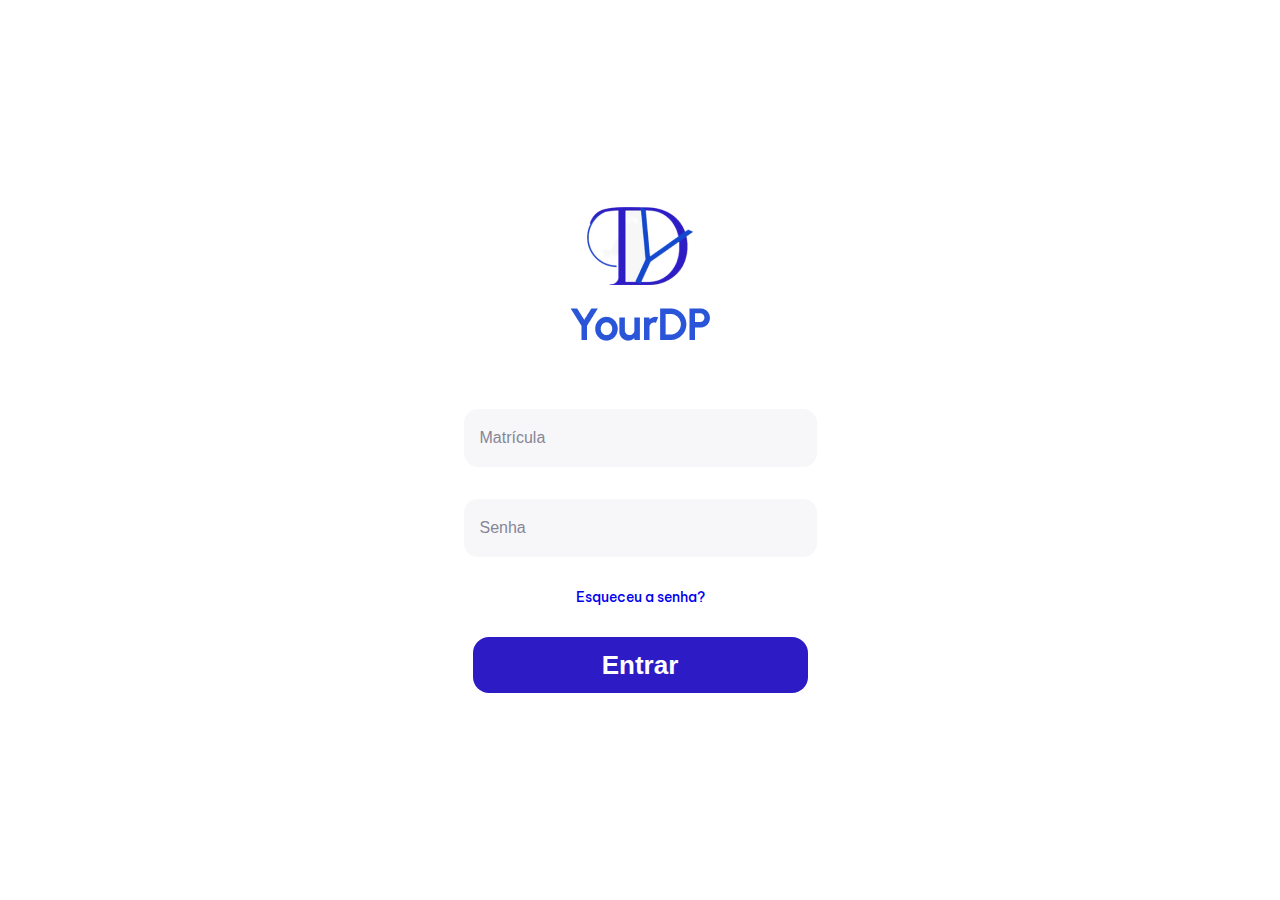
<file: index.html>
<!DOCTYPE html>
<html lang="pt-br">

<head>
    <meta charset="UTF-8">
    <meta http-equiv="X-UA-Compatible" content="IE=edge">
    <meta name="viewport" content="width=device-width, initial-scale=1.0">

    <!--CSS-->
    <link rel="stylesheet" href="./css/main.css">
    <link rel="stylesheet" href="./css/Login/login.css">

    <title>YourDP</title>
</head>

<body>
    <div class="container">

        <div class="logoContent">
            <img src="./img/Logo.webp" alt="" srcset="">
        </div>

        <div class="formContent">

            <form class="formContent" action="">

                <input type="text" placeholder="Matrícula" required>
                <input type="password" placeholder="Senha" required>

                <span class="lostPassword"><a href="#">Esqueceu a senha?</a></span>



                <button class="btnLogin" type="submit"><a href="./pages/Home/Home.html">Entrar</a></button>
            </form>


        </div>

    </div>
</body>

</html>
</file>
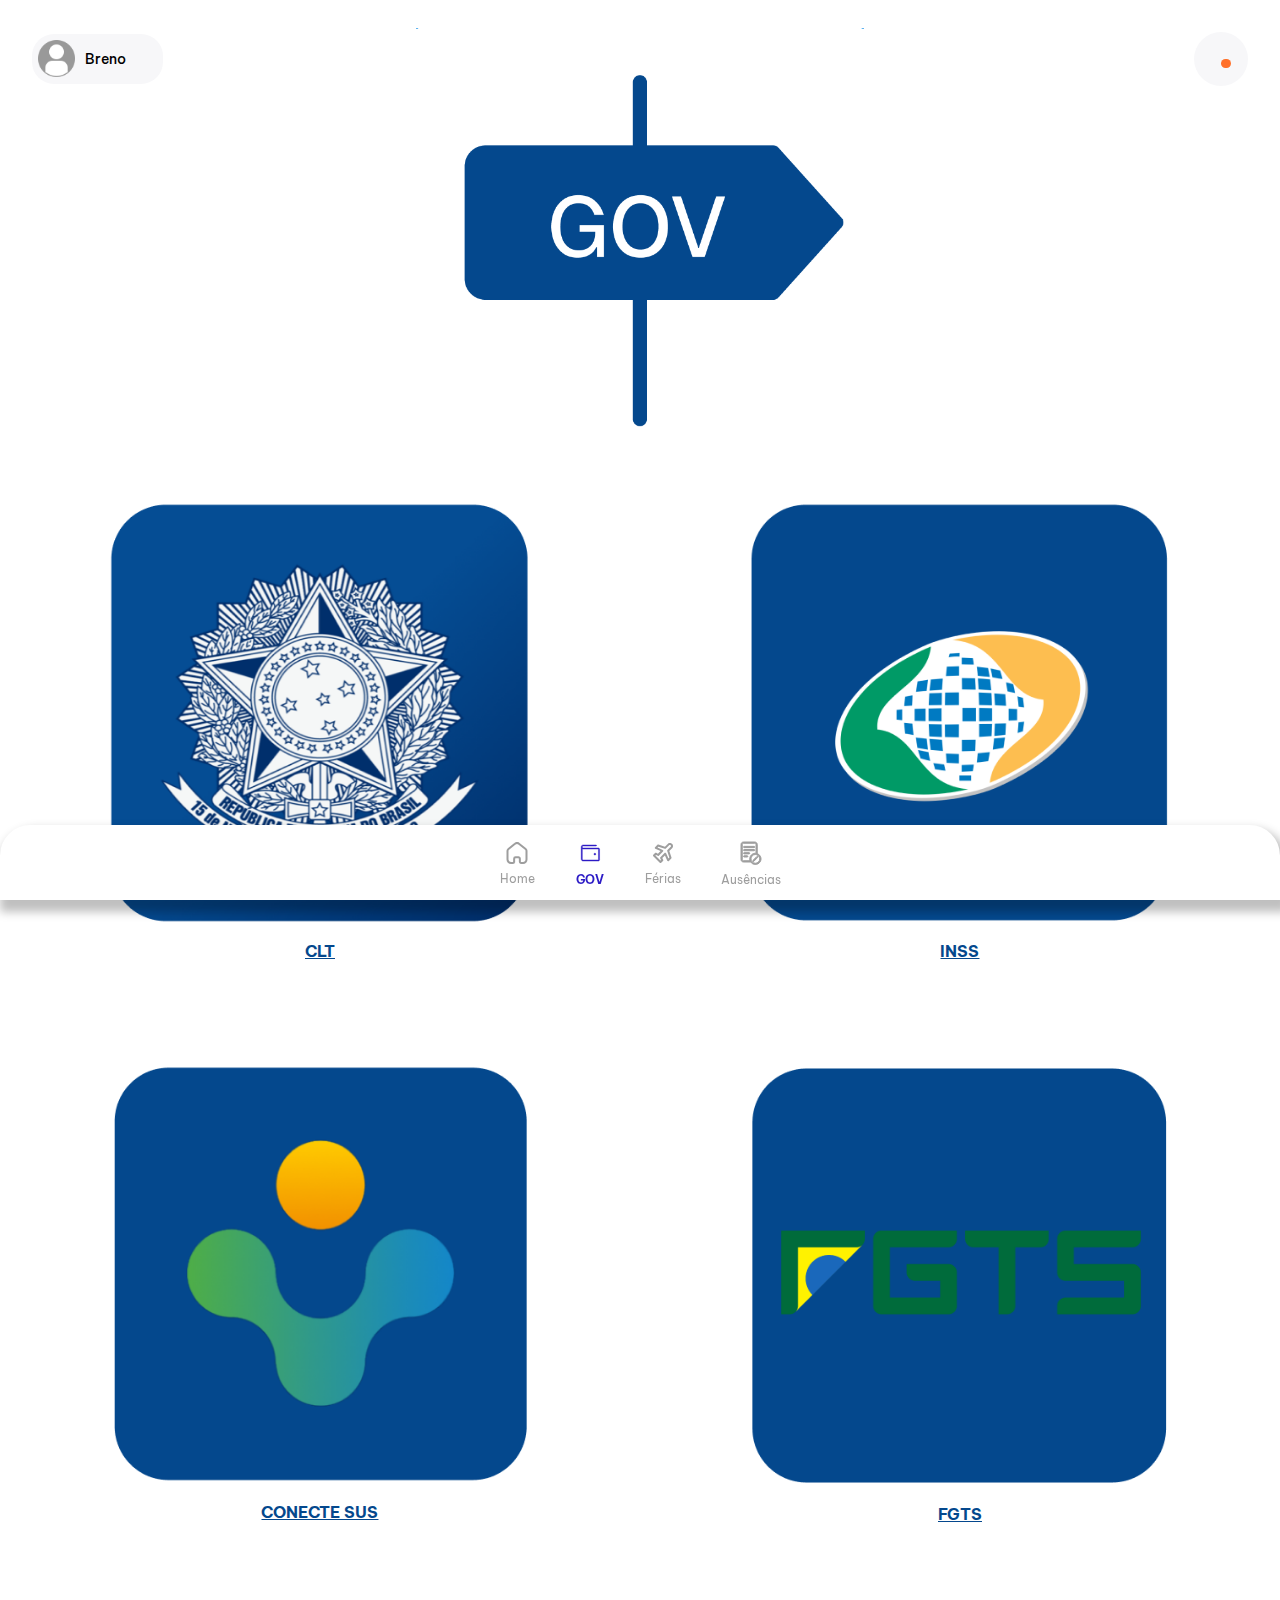
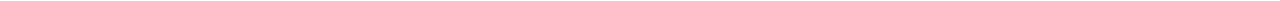
<file: pages/GovPage/Gov.html>
<!DOCTYPE html>
<html lang="pt-br">

<head>
    <meta charset="UTF-8">
    <meta http-equiv="X-UA-Compatible" content="IE=edge">
    <meta name="viewport" content="width=device-width, initial-scale=1.0">

    <!--ICONSCOUT-->
    <link rel="stylesheet" href="https://unicons.iconscout.com/release/v4.0.8/css/line.css">
    <!--ICONSCOUT-->

    <!--STYLE-->
    <link rel="stylesheet" href="../../css/main.css">
    <link rel="stylesheet" href="./css/GovPage.css">
    <!--STYLE-->

    <title>Tela GOV</title>
</head>

<body>

    <div class="container">


        <div class="topBar">

            <div class="contentUser">

                <img src="./img/iconDefautlt.jpg" alt="">

                <span>Breno</span>
            </div>

            <div class="contentInfo">
                <i class="uil uil-bell"></i>
            </div>


        </div>
        
        <div>
            
            <div class="icon-GOV">

                <img src="./img/GOV.png" alt="Ícone GOV" class="iconGOV">

            </div>

            <div class="icons">

                <section class="gridIcons">

                    <a href="./iframe/clt.html"><img src="./img/CLT.png" alt="Ícone CLT" class="icon"></a>
                    <strong>CLT</strong>
                     
                </section>

                <section class="gridIcons">

                    <a href="./iframe/inss.html"><img src="./img/INSS.png" alt="Ícone INSS" class="icon"></a>
                    <strong>INSS</strong>

                </section>

            </div>

            <div class="icons">

                <section class="gridIcons">

                    <a href="./iframe/sus.html"><img src="./img/SUS.png" alt="Ícone SUS" class="icon"></a>
                    <strong>CONECTE SUS</strong>
                     
                </section>

                <section class="gridIcons">

                    <a href="./iframe/fgts.html"><img src="./img/FGTS.png" alt="Ícone FGTS" class="icon"></a>
                    <strong>FGTS</strong>

                </section>

            </div>         

        </div>


    </div>


    <div class="bottomBar">

        <nav>
            <ul>
                <li>
                    <svg class="svgBottomBar" width="22" height="22" viewBox="0 0 22 22" fill="none"
                        xmlns="http://www.w3.org/2000/svg">
                        <path
                            d="M8.13478 19.7733V16.7156C8.13478 15.9351 8.77217 15.3023 9.55844 15.3023H12.4326C12.8102 15.3023 13.1723 15.4512 13.4393 15.7163C13.7063 15.9813 13.8563 16.3408 13.8563 16.7156V19.7733C13.8539 20.0978 13.9821 20.4099 14.2124 20.6402C14.4427 20.8705 14.756 21 15.0829 21H17.0438C17.9596 21.0024 18.8388 20.6428 19.4872 20.0008C20.1356 19.3588 20.5 18.487 20.5 17.5778V8.86686C20.5 8.13246 20.1721 7.43584 19.6046 6.96467L12.934 1.67587C11.7737 0.748562 10.1111 0.778502 8.98539 1.74698L2.46701 6.96467C1.87274 7.42195 1.51755 8.12064 1.5 8.86686V17.5689C1.5 19.4639 3.04738 21 4.95617 21H6.87229C7.55123 21 8.103 20.4562 8.10792 19.7822L8.13478 19.7733Z"
                            stroke="#9E9E9E" stroke-width="2" />
                    </svg>
                    <span><a href="/pages/Home/Home.html">Home</a></span>
                </li>

                <li class="activeItem">
                    <svg width="30" height="24" viewBox="0 0 30 30" fill="none" xmlns="http://www.w3.org/2000/svg">
                        <path
                            d="M25.3126 8.67188H6.56262C6.25182 8.67188 5.95375 8.54841 5.73398 8.32864C5.51421 8.10887 5.39075 7.8108 5.39075 7.5C5.39075 7.1892 5.51421 6.89113 5.73398 6.67136C5.95375 6.45159 6.25182 6.32812 6.56262 6.32812H22.5001C22.6866 6.32812 22.8654 6.25405 22.9973 6.12218C23.1292 5.99032 23.2032 5.81148 23.2032 5.625C23.2032 5.43852 23.1292 5.25968 22.9973 5.12782C22.8654 4.99595 22.6866 4.92188 22.5001 4.92188H6.56262C5.87886 4.92188 5.2231 5.1935 4.73961 5.67699C4.25612 6.16048 3.9845 6.81624 3.9845 7.5V22.5C3.9845 23.1838 4.25612 23.8395 4.73961 24.323C5.2231 24.8065 5.87886 25.0781 6.56262 25.0781H25.3126C25.7477 25.0781 26.165 24.9053 26.4727 24.5976C26.7804 24.2899 26.9532 23.8726 26.9532 23.4375V10.3125C26.9532 9.87738 26.7804 9.46008 26.4727 9.1524C26.165 8.84473 25.7477 8.67188 25.3126 8.67188ZM25.547 23.4375C25.547 23.4997 25.5223 23.5593 25.4783 23.6032C25.4344 23.6472 25.3748 23.6719 25.3126 23.6719H6.56262C6.25182 23.6719 5.95375 23.5484 5.73398 23.3286C5.51421 23.1089 5.39075 22.8108 5.39075 22.5V9.7957C5.75332 9.9818 6.15508 10.0786 6.56262 10.0781H25.3126C25.3748 10.0781 25.4344 10.1028 25.4783 10.1468C25.5223 10.1907 25.547 10.2503 25.547 10.3125V23.4375ZM22.2657 16.4062C22.2657 16.638 22.197 16.8646 22.0683 17.0573C21.9395 17.25 21.7565 17.4002 21.5423 17.4889C21.3282 17.5776 21.0926 17.6008 20.8653 17.5556C20.6379 17.5104 20.4291 17.3988 20.2652 17.2349C20.1013 17.071 19.9897 16.8622 19.9445 16.6349C19.8993 16.4075 19.9225 16.1719 20.0112 15.9578C20.0999 15.7437 20.2501 15.5606 20.4428 15.4319C20.6355 15.3031 20.8621 15.2344 21.0939 15.2344C21.4047 15.2344 21.7027 15.3578 21.9225 15.5776C22.1423 15.7974 22.2657 16.0954 22.2657 16.4062Z"
                            fill="#9E9E9E" stroke="#9E9E9E" stroke-width="0.5" />
                    </svg>
                    <span><a href="/pages/GovPage/Gov.html">GOV</a></span>
                </li>

                <li>
                    <svg width="20" height="21" viewBox="0 0 20 21" fill="none" xmlns="http://www.w3.org/2000/svg">
                        <path
                            d="M20.0009 3.08423C20.0018 2.47445 19.8216 1.87814 19.4832 1.37086C19.1448 0.863579 18.6635 0.468155 18.1002 0.234689C17.5368 0.00122282 16.9169 -0.0597784 16.3189 0.0594144C15.7209 0.178607 15.1717 0.47263 14.7409 0.904229L11.9309 3.71423L5.44092 1.55423C5.26812 1.49992 5.08382 1.49356 4.9077 1.53583C4.73157 1.5781 4.57024 1.66741 4.44092 1.79423L2.06091 4.15423C1.94814 4.26831 1.86447 4.40784 1.81696 4.56105C1.76945 4.71426 1.75949 4.87665 1.78792 5.03452C1.81636 5.19239 1.88236 5.3411 1.98034 5.4681C2.07833 5.5951 2.20543 5.69667 2.35091 5.76423L7.53091 8.11423L4.93091 10.7142L3.22091 9.85423C3.03629 9.75431 2.8249 9.71502 2.6167 9.74194C2.4085 9.76887 2.21405 9.86063 2.06091 10.0042L0.290915 11.8142C0.104664 12.0016 0.00012207 12.255 0.00012207 12.5192C0.00012207 12.7834 0.104664 13.0369 0.290915 13.2242L6.78091 19.7142C6.96828 19.9005 7.22173 20.005 7.48591 20.005C7.7501 20.005 8.00355 19.9005 8.19091 19.7142L10.0009 17.9442C10.151 17.7957 10.2502 17.6035 10.2843 17.3951C10.3185 17.1867 10.2858 16.9729 10.1909 16.7842L9.33091 15.0742L11.9309 12.4742L14.2809 17.6542C14.3485 17.7997 14.45 17.9268 14.577 18.0248C14.704 18.1228 14.8528 18.1888 15.0106 18.2172C15.1685 18.2457 15.3309 18.2357 15.4841 18.1882C15.6373 18.1407 15.7768 18.057 15.8909 17.9442L18.2509 15.5842C18.3777 15.4549 18.467 15.2936 18.5093 15.1174C18.5516 14.9413 18.5452 14.757 18.4909 14.5842L16.3309 8.09423L19.1009 5.26423C19.3881 4.97879 19.6156 4.63903 19.7702 4.26474C19.9247 3.89046 20.0031 3.48915 20.0009 3.08423ZM17.6809 3.85423L14.4409 7.09423C14.3141 7.22355 14.2248 7.38489 14.1825 7.56101C14.1402 7.73714 14.1466 7.92144 14.2009 8.09423L16.3609 14.5742L15.4609 15.4742L13.1109 10.3042C13.0442 10.1574 12.943 10.0289 12.8159 9.92962C12.6888 9.83037 12.5395 9.76333 12.3809 9.73423C12.221 9.70504 12.0563 9.71528 11.9013 9.76407C11.7462 9.81286 11.6053 9.89873 11.4909 10.0142L7.37091 14.1742C7.223 14.322 7.12512 14.5124 7.09104 14.7187C7.05696 14.925 7.08839 15.1367 7.18091 15.3242L8.00091 17.0042L7.44091 17.5642L2.41091 12.5242L3.00091 12.0042L4.71091 12.8642C4.8984 12.9568 5.11018 12.9882 5.31646 12.9541C5.52274 12.92 5.71315 12.8221 5.86092 12.6742L10.0009 8.51423C10.1158 8.40022 10.2013 8.26003 10.2501 8.10569C10.2989 7.95135 10.3095 7.78748 10.2809 7.62814C10.2524 7.46881 10.1856 7.31879 10.0864 7.19095C9.98707 7.06312 9.85823 6.96129 9.71091 6.89423L4.50091 4.54423L5.40092 3.64423L11.8809 5.80423C12.0537 5.85854 12.238 5.8649 12.4141 5.82263C12.5903 5.78036 12.7516 5.69105 12.8809 5.56423L16.1209 2.32423C16.2206 2.22233 16.3396 2.14137 16.4709 2.08609C16.6023 2.03082 16.7434 2.00234 16.8859 2.00234C17.0284 2.00234 17.1695 2.03082 17.3009 2.08609C17.4323 2.14137 17.5513 2.22233 17.6509 2.32423C17.7552 2.42087 17.8377 2.53865 17.8929 2.66971C17.9481 2.80076 17.9747 2.94208 17.9709 3.08423C17.9763 3.22543 17.9535 3.36628 17.9037 3.49851C17.8539 3.63075 17.7781 3.75169 17.6809 3.85423Z"
                            fill="#9E9E9E" />
                    </svg>
                    <span><a href="/pages/Ferias/Ferias.html">Férias</a></span>
                </li>

                <li>
                    <svg width="22" height="24" viewBox="0 0 22 24" fill="none" xmlns="http://www.w3.org/2000/svg">
                        <path fill-rule="evenodd" clip-rule="evenodd"
                            d="M2.25012 3.5C2.25012 3.16848 2.38182 2.85054 2.61624 2.61612C2.85066 2.3817 3.1686 2.25 3.50012 2.25H14.7501C15.0816 2.25 15.3996 2.3817 15.634 2.61612C15.8684 2.85054 16.0001 3.16848 16.0001 3.5V12.2844C16.4264 12.3313 16.8458 12.4272 17.2501 12.57V3.5C17.2501 2.83696 16.9867 2.20107 16.5179 1.73223C16.049 1.26339 15.4132 1 14.7501 1H3.50012C2.83708 1 2.2012 1.26339 1.73235 1.73223C1.26351 2.20107 1.00012 2.83696 1.00012 3.5V18.5C1.00012 19.163 1.26351 19.7989 1.73235 20.2678C2.2012 20.7366 2.83708 21 3.50012 21H10.697C10.4367 20.6111 10.2261 20.1912 10.0701 19.75H3.50012C3.1686 19.75 2.85066 19.6183 2.61624 19.3839C2.38182 19.1495 2.25012 18.8315 2.25012 18.5V3.5Z"
                            fill="#9E9E9E" stroke="#9E9E9E" />
                        <path fill-rule="evenodd" clip-rule="evenodd"
                            d="M3.50012 6C3.50012 5.83424 3.56597 5.67527 3.68318 5.55806C3.80039 5.44085 3.95936 5.375 4.12512 5.375H14.1251C14.2909 5.375 14.4499 5.44085 14.5671 5.55806C14.6843 5.67527 14.7501 5.83424 14.7501 6C14.7501 6.16576 14.6843 6.32473 14.5671 6.44194C14.4499 6.55915 14.2909 6.625 14.1251 6.625H4.12512C3.95936 6.625 3.80039 6.55915 3.68318 6.44194C3.56597 6.32473 3.50012 6.16576 3.50012 6ZM3.50012 9.125C3.50012 8.95924 3.56597 8.80027 3.68318 8.68306C3.80039 8.56585 3.95936 8.5 4.12512 8.5H14.1251C14.2909 8.5 14.4499 8.56585 14.5671 8.68306C14.6843 8.80027 14.7501 8.95924 14.7501 9.125C14.7501 9.29076 14.6843 9.44973 14.5671 9.56694C14.4499 9.68415 14.2909 9.75 14.1251 9.75H4.12512C3.95936 9.75 3.80039 9.68415 3.68318 9.56694C3.56597 9.44973 3.50012 9.29076 3.50012 9.125ZM4.12512 11.625C3.95936 11.625 3.80039 11.6908 3.68318 11.8081C3.56597 11.9253 3.50012 12.0842 3.50012 12.25C3.50012 12.4158 3.56597 12.5747 3.68318 12.6919C3.80039 12.8092 3.95936 12.875 4.12512 12.875H9.12512C9.29088 12.875 9.44985 12.8092 9.56706 12.6919C9.68427 12.5747 9.75012 12.4158 9.75012 12.25C9.75012 12.0842 9.68427 11.9253 9.56706 11.8081C9.44985 11.6908 9.29088 11.625 9.12512 11.625H4.12512ZM3.50012 15.375C3.50012 15.2092 3.56597 15.0503 3.68318 14.9331C3.80039 14.8158 3.95936 14.75 4.12512 14.75H7.25012C7.41588 14.75 7.57485 14.8158 7.69206 14.9331C7.80927 15.0503 7.87512 15.2092 7.87512 15.375C7.87512 15.5408 7.80927 15.6997 7.69206 15.8169C7.57485 15.9342 7.41588 16 7.25012 16H4.12512C3.95936 16 3.80039 15.9342 3.68318 15.8169C3.56597 15.6997 3.50012 15.5408 3.50012 15.375ZM15.3751 22.25C15.9497 22.25 16.5186 22.1368 17.0494 21.917C17.5802 21.6971 18.0625 21.3748 18.4687 20.9686C18.875 20.5623 19.1972 20.08 19.4171 19.5492C19.637 19.0184 19.7501 18.4495 19.7501 17.875C19.7501 17.3005 19.637 16.7316 19.4171 16.2008C19.1972 15.67 18.875 15.1877 18.4687 14.7814C18.0625 14.3752 17.5802 14.0529 17.0494 13.833C16.5186 13.6132 15.9497 13.5 15.3751 13.5C14.2148 13.5 13.102 13.9609 12.2815 14.7814C11.4611 15.6019 11.0001 16.7147 11.0001 17.875C11.0001 19.0353 11.4611 20.1481 12.2815 20.9686C13.102 21.7891 14.2148 22.25 15.3751 22.25ZM15.3751 23.5C16.1138 23.5 16.8453 23.3545 17.5277 23.0718C18.2102 22.7891 18.8303 22.3748 19.3526 21.8525C19.8749 21.3301 20.2893 20.7101 20.5719 20.0276C20.8546 19.3451 21.0001 18.6137 21.0001 17.875C21.0001 17.1363 20.8546 16.4049 20.5719 15.7224C20.2893 15.0399 19.8749 14.4199 19.3526 13.8975C18.8303 13.3752 18.2102 12.9609 17.5277 12.6782C16.8453 12.3955 16.1138 12.25 15.3751 12.25C13.8833 12.25 12.4525 12.8426 11.3976 13.8975C10.3428 14.9524 9.75012 16.3832 9.75012 17.875C9.75012 19.3668 10.3428 20.7976 11.3976 21.8525C12.4525 22.9074 13.8833 23.5 15.3751 23.5Z"
                            fill="#9E9E9E" stroke="#9E9E9E" />
                        <path fill-rule="evenodd" clip-rule="evenodd"
                            d="M17.8732 15.3925C17.756 15.2753 17.5971 15.2095 17.4314 15.2095C17.2656 15.2095 17.1067 15.2753 16.9895 15.3925L16.4957 15.8862L17.3789 16.7706L17.8732 16.2762C17.9904 16.159 18.0562 16.0001 18.0562 15.8343C18.0562 15.6686 17.9904 15.5097 17.8732 15.3925ZM16.9376 17.2125L16.0539 16.3287L12.8857 19.4968V20.3806H13.7695L16.9376 17.2125Z"
                            fill="#9E9E9E" stroke="#9E9E9E" />
                    </svg>

                    <span><a href="/pages/Ausencia/Ausencia.html">Ausências</a></span>
                </li>
            </ul>
        </nav>

    </div>

</body>

</html>
</file>
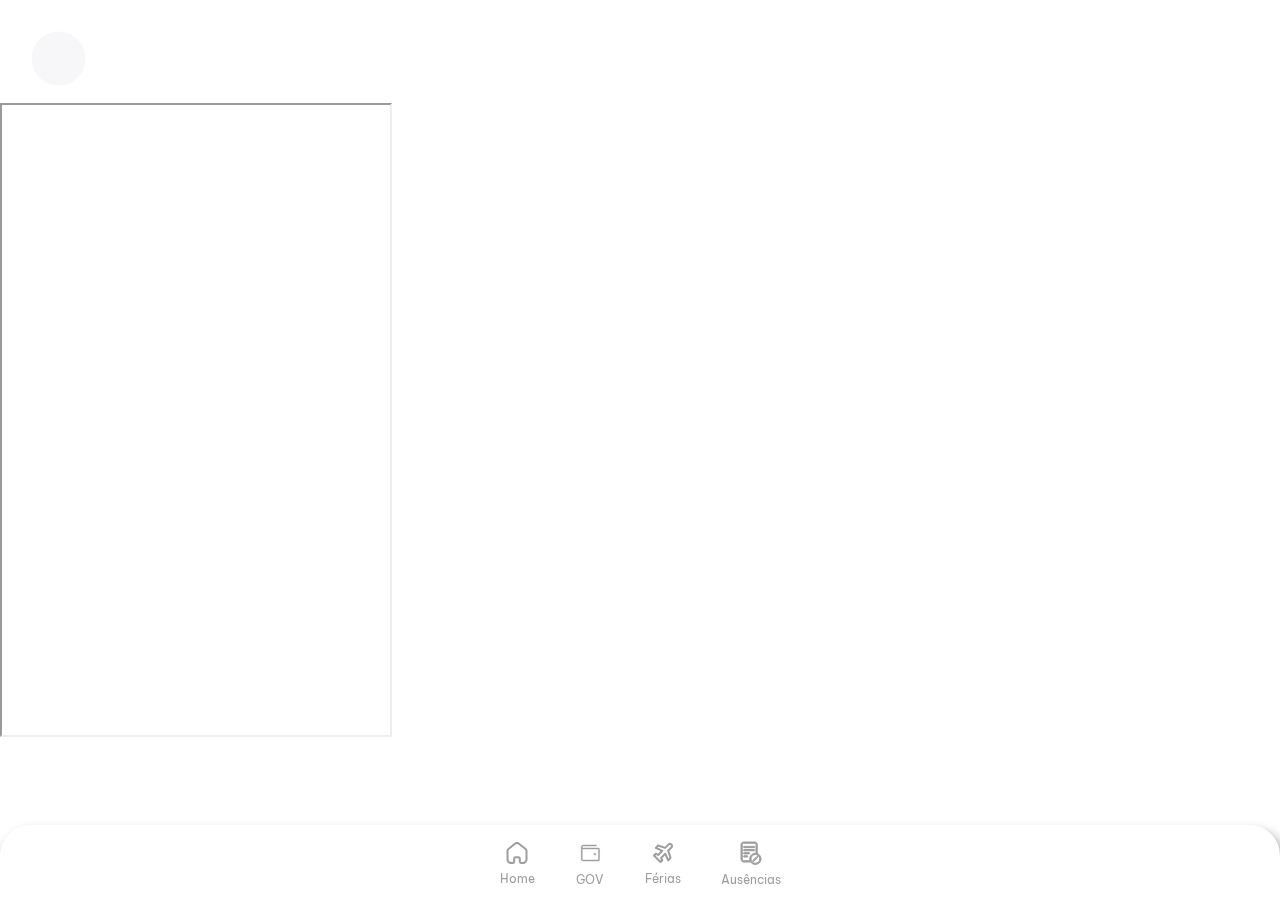
<file: pages/GovPage/iframe/clt.html>
<!DOCTYPE html>
<html lang="pt-br">

<head>
    <meta charset="UTF-8">
    <meta http-equiv="X-UA-Compatible" content="IE=edge">
    <meta name="viewport" content="width=device-width, initial-scale=1.0">

    <!--ICONSCOUT-->
    <link rel="stylesheet" href="https://unicons.iconscout.com/release/v4.0.8/css/line.css">
    <!--ICONSCOUT-->

    <!--STYLE-->
    <link rel="stylesheet" href="../../../css/main.css">
    <link rel="stylesheet" href="../css/GovPage.css">
    <!--STYLE-->

    <title>Iframe CLT</title>
</head>

<body>

    <div>

        <div class="topBar">

            <div onclick="voltar()" class="contentArrow">
                <i class="uil uil-arrow-right"></i>
            </div>

        </div>

    </div>



    <div>

        <iframe src="https://servicos.mte.gov.br/spme-v2/#/login" width="388" height="630"></iframe>

    </div>



    <div class="bottomBar">

        <nav>
            <ul>
                <li>
                    <svg class="svgBottomBar" width="22" height="22" viewBox="0 0 22 22" fill="none"
                        xmlns="http://www.w3.org/2000/svg">
                        <path
                            d="M8.13478 19.7733V16.7156C8.13478 15.9351 8.77217 15.3023 9.55844 15.3023H12.4326C12.8102 15.3023 13.1723 15.4512 13.4393 15.7163C13.7063 15.9813 13.8563 16.3408 13.8563 16.7156V19.7733C13.8539 20.0978 13.9821 20.4099 14.2124 20.6402C14.4427 20.8705 14.756 21 15.0829 21H17.0438C17.9596 21.0024 18.8388 20.6428 19.4872 20.0008C20.1356 19.3588 20.5 18.487 20.5 17.5778V8.86686C20.5 8.13246 20.1721 7.43584 19.6046 6.96467L12.934 1.67587C11.7737 0.748562 10.1111 0.778502 8.98539 1.74698L2.46701 6.96467C1.87274 7.42195 1.51755 8.12064 1.5 8.86686V17.5689C1.5 19.4639 3.04738 21 4.95617 21H6.87229C7.55123 21 8.103 20.4562 8.10792 19.7822L8.13478 19.7733Z"
                            stroke="#9E9E9E" stroke-width="2" />
                    </svg>
                    <span><a href="#">Home</a></span>
                </li>

                <li>
                    <svg width="30" height="24" viewBox="0 0 30 30" fill="none" xmlns="http://www.w3.org/2000/svg">
                        <path
                            d="M25.3126 8.67188H6.56262C6.25182 8.67188 5.95375 8.54841 5.73398 8.32864C5.51421 8.10887 5.39075 7.8108 5.39075 7.5C5.39075 7.1892 5.51421 6.89113 5.73398 6.67136C5.95375 6.45159 6.25182 6.32812 6.56262 6.32812H22.5001C22.6866 6.32812 22.8654 6.25405 22.9973 6.12218C23.1292 5.99032 23.2032 5.81148 23.2032 5.625C23.2032 5.43852 23.1292 5.25968 22.9973 5.12782C22.8654 4.99595 22.6866 4.92188 22.5001 4.92188H6.56262C5.87886 4.92188 5.2231 5.1935 4.73961 5.67699C4.25612 6.16048 3.9845 6.81624 3.9845 7.5V22.5C3.9845 23.1838 4.25612 23.8395 4.73961 24.323C5.2231 24.8065 5.87886 25.0781 6.56262 25.0781H25.3126C25.7477 25.0781 26.165 24.9053 26.4727 24.5976C26.7804 24.2899 26.9532 23.8726 26.9532 23.4375V10.3125C26.9532 9.87738 26.7804 9.46008 26.4727 9.1524C26.165 8.84473 25.7477 8.67188 25.3126 8.67188ZM25.547 23.4375C25.547 23.4997 25.5223 23.5593 25.4783 23.6032C25.4344 23.6472 25.3748 23.6719 25.3126 23.6719H6.56262C6.25182 23.6719 5.95375 23.5484 5.73398 23.3286C5.51421 23.1089 5.39075 22.8108 5.39075 22.5V9.7957C5.75332 9.9818 6.15508 10.0786 6.56262 10.0781H25.3126C25.3748 10.0781 25.4344 10.1028 25.4783 10.1468C25.5223 10.1907 25.547 10.2503 25.547 10.3125V23.4375ZM22.2657 16.4062C22.2657 16.638 22.197 16.8646 22.0683 17.0573C21.9395 17.25 21.7565 17.4002 21.5423 17.4889C21.3282 17.5776 21.0926 17.6008 20.8653 17.5556C20.6379 17.5104 20.4291 17.3988 20.2652 17.2349C20.1013 17.071 19.9897 16.8622 19.9445 16.6349C19.8993 16.4075 19.9225 16.1719 20.0112 15.9578C20.0999 15.7437 20.2501 15.5606 20.4428 15.4319C20.6355 15.3031 20.8621 15.2344 21.0939 15.2344C21.4047 15.2344 21.7027 15.3578 21.9225 15.5776C22.1423 15.7974 22.2657 16.0954 22.2657 16.4062Z"
                            fill="#9E9E9E" stroke="#9E9E9E" stroke-width="0.5" />
                    </svg>
                    <span><a href="#">GOV</a></span>
                </li>

                <li>
                    <svg width="20" height="21" viewBox="0 0 20 21" fill="none" xmlns="http://www.w3.org/2000/svg">
                        <path
                            d="M20.0009 3.08423C20.0018 2.47445 19.8216 1.87814 19.4832 1.37086C19.1448 0.863579 18.6635 0.468155 18.1002 0.234689C17.5368 0.00122282 16.9169 -0.0597784 16.3189 0.0594144C15.7209 0.178607 15.1717 0.47263 14.7409 0.904229L11.9309 3.71423L5.44092 1.55423C5.26812 1.49992 5.08382 1.49356 4.9077 1.53583C4.73157 1.5781 4.57024 1.66741 4.44092 1.79423L2.06091 4.15423C1.94814 4.26831 1.86447 4.40784 1.81696 4.56105C1.76945 4.71426 1.75949 4.87665 1.78792 5.03452C1.81636 5.19239 1.88236 5.3411 1.98034 5.4681C2.07833 5.5951 2.20543 5.69667 2.35091 5.76423L7.53091 8.11423L4.93091 10.7142L3.22091 9.85423C3.03629 9.75431 2.8249 9.71502 2.6167 9.74194C2.4085 9.76887 2.21405 9.86063 2.06091 10.0042L0.290915 11.8142C0.104664 12.0016 0.00012207 12.255 0.00012207 12.5192C0.00012207 12.7834 0.104664 13.0369 0.290915 13.2242L6.78091 19.7142C6.96828 19.9005 7.22173 20.005 7.48591 20.005C7.7501 20.005 8.00355 19.9005 8.19091 19.7142L10.0009 17.9442C10.151 17.7957 10.2502 17.6035 10.2843 17.3951C10.3185 17.1867 10.2858 16.9729 10.1909 16.7842L9.33091 15.0742L11.9309 12.4742L14.2809 17.6542C14.3485 17.7997 14.45 17.9268 14.577 18.0248C14.704 18.1228 14.8528 18.1888 15.0106 18.2172C15.1685 18.2457 15.3309 18.2357 15.4841 18.1882C15.6373 18.1407 15.7768 18.057 15.8909 17.9442L18.2509 15.5842C18.3777 15.4549 18.467 15.2936 18.5093 15.1174C18.5516 14.9413 18.5452 14.757 18.4909 14.5842L16.3309 8.09423L19.1009 5.26423C19.3881 4.97879 19.6156 4.63903 19.7702 4.26474C19.9247 3.89046 20.0031 3.48915 20.0009 3.08423ZM17.6809 3.85423L14.4409 7.09423C14.3141 7.22355 14.2248 7.38489 14.1825 7.56101C14.1402 7.73714 14.1466 7.92144 14.2009 8.09423L16.3609 14.5742L15.4609 15.4742L13.1109 10.3042C13.0442 10.1574 12.943 10.0289 12.8159 9.92962C12.6888 9.83037 12.5395 9.76333 12.3809 9.73423C12.221 9.70504 12.0563 9.71528 11.9013 9.76407C11.7462 9.81286 11.6053 9.89873 11.4909 10.0142L7.37091 14.1742C7.223 14.322 7.12512 14.5124 7.09104 14.7187C7.05696 14.925 7.08839 15.1367 7.18091 15.3242L8.00091 17.0042L7.44091 17.5642L2.41091 12.5242L3.00091 12.0042L4.71091 12.8642C4.8984 12.9568 5.11018 12.9882 5.31646 12.9541C5.52274 12.92 5.71315 12.8221 5.86092 12.6742L10.0009 8.51423C10.1158 8.40022 10.2013 8.26003 10.2501 8.10569C10.2989 7.95135 10.3095 7.78748 10.2809 7.62814C10.2524 7.46881 10.1856 7.31879 10.0864 7.19095C9.98707 7.06312 9.85823 6.96129 9.71091 6.89423L4.50091 4.54423L5.40092 3.64423L11.8809 5.80423C12.0537 5.85854 12.238 5.8649 12.4141 5.82263C12.5903 5.78036 12.7516 5.69105 12.8809 5.56423L16.1209 2.32423C16.2206 2.22233 16.3396 2.14137 16.4709 2.08609C16.6023 2.03082 16.7434 2.00234 16.8859 2.00234C17.0284 2.00234 17.1695 2.03082 17.3009 2.08609C17.4323 2.14137 17.5513 2.22233 17.6509 2.32423C17.7552 2.42087 17.8377 2.53865 17.8929 2.66971C17.9481 2.80076 17.9747 2.94208 17.9709 3.08423C17.9763 3.22543 17.9535 3.36628 17.9037 3.49851C17.8539 3.63075 17.7781 3.75169 17.6809 3.85423Z"
                            fill="#9E9E9E" />
                    </svg>
                    <span><a href="#">Férias</a></span>
                </li>

                <li>
                    <svg width="22" height="24" viewBox="0 0 22 24" fill="none" xmlns="http://www.w3.org/2000/svg">
                        <path fill-rule="evenodd" clip-rule="evenodd"
                            d="M2.25012 3.5C2.25012 3.16848 2.38182 2.85054 2.61624 2.61612C2.85066 2.3817 3.1686 2.25 3.50012 2.25H14.7501C15.0816 2.25 15.3996 2.3817 15.634 2.61612C15.8684 2.85054 16.0001 3.16848 16.0001 3.5V12.2844C16.4264 12.3313 16.8458 12.4272 17.2501 12.57V3.5C17.2501 2.83696 16.9867 2.20107 16.5179 1.73223C16.049 1.26339 15.4132 1 14.7501 1H3.50012C2.83708 1 2.2012 1.26339 1.73235 1.73223C1.26351 2.20107 1.00012 2.83696 1.00012 3.5V18.5C1.00012 19.163 1.26351 19.7989 1.73235 20.2678C2.2012 20.7366 2.83708 21 3.50012 21H10.697C10.4367 20.6111 10.2261 20.1912 10.0701 19.75H3.50012C3.1686 19.75 2.85066 19.6183 2.61624 19.3839C2.38182 19.1495 2.25012 18.8315 2.25012 18.5V3.5Z"
                            fill="#9E9E9E" stroke="#9E9E9E" />
                        <path fill-rule="evenodd" clip-rule="evenodd"
                            d="M3.50012 6C3.50012 5.83424 3.56597 5.67527 3.68318 5.55806C3.80039 5.44085 3.95936 5.375 4.12512 5.375H14.1251C14.2909 5.375 14.4499 5.44085 14.5671 5.55806C14.6843 5.67527 14.7501 5.83424 14.7501 6C14.7501 6.16576 14.6843 6.32473 14.5671 6.44194C14.4499 6.55915 14.2909 6.625 14.1251 6.625H4.12512C3.95936 6.625 3.80039 6.55915 3.68318 6.44194C3.56597 6.32473 3.50012 6.16576 3.50012 6ZM3.50012 9.125C3.50012 8.95924 3.56597 8.80027 3.68318 8.68306C3.80039 8.56585 3.95936 8.5 4.12512 8.5H14.1251C14.2909 8.5 14.4499 8.56585 14.5671 8.68306C14.6843 8.80027 14.7501 8.95924 14.7501 9.125C14.7501 9.29076 14.6843 9.44973 14.5671 9.56694C14.4499 9.68415 14.2909 9.75 14.1251 9.75H4.12512C3.95936 9.75 3.80039 9.68415 3.68318 9.56694C3.56597 9.44973 3.50012 9.29076 3.50012 9.125ZM4.12512 11.625C3.95936 11.625 3.80039 11.6908 3.68318 11.8081C3.56597 11.9253 3.50012 12.0842 3.50012 12.25C3.50012 12.4158 3.56597 12.5747 3.68318 12.6919C3.80039 12.8092 3.95936 12.875 4.12512 12.875H9.12512C9.29088 12.875 9.44985 12.8092 9.56706 12.6919C9.68427 12.5747 9.75012 12.4158 9.75012 12.25C9.75012 12.0842 9.68427 11.9253 9.56706 11.8081C9.44985 11.6908 9.29088 11.625 9.12512 11.625H4.12512ZM3.50012 15.375C3.50012 15.2092 3.56597 15.0503 3.68318 14.9331C3.80039 14.8158 3.95936 14.75 4.12512 14.75H7.25012C7.41588 14.75 7.57485 14.8158 7.69206 14.9331C7.80927 15.0503 7.87512 15.2092 7.87512 15.375C7.87512 15.5408 7.80927 15.6997 7.69206 15.8169C7.57485 15.9342 7.41588 16 7.25012 16H4.12512C3.95936 16 3.80039 15.9342 3.68318 15.8169C3.56597 15.6997 3.50012 15.5408 3.50012 15.375ZM15.3751 22.25C15.9497 22.25 16.5186 22.1368 17.0494 21.917C17.5802 21.6971 18.0625 21.3748 18.4687 20.9686C18.875 20.5623 19.1972 20.08 19.4171 19.5492C19.637 19.0184 19.7501 18.4495 19.7501 17.875C19.7501 17.3005 19.637 16.7316 19.4171 16.2008C19.1972 15.67 18.875 15.1877 18.4687 14.7814C18.0625 14.3752 17.5802 14.0529 17.0494 13.833C16.5186 13.6132 15.9497 13.5 15.3751 13.5C14.2148 13.5 13.102 13.9609 12.2815 14.7814C11.4611 15.6019 11.0001 16.7147 11.0001 17.875C11.0001 19.0353 11.4611 20.1481 12.2815 20.9686C13.102 21.7891 14.2148 22.25 15.3751 22.25ZM15.3751 23.5C16.1138 23.5 16.8453 23.3545 17.5277 23.0718C18.2102 22.7891 18.8303 22.3748 19.3526 21.8525C19.8749 21.3301 20.2893 20.7101 20.5719 20.0276C20.8546 19.3451 21.0001 18.6137 21.0001 17.875C21.0001 17.1363 20.8546 16.4049 20.5719 15.7224C20.2893 15.0399 19.8749 14.4199 19.3526 13.8975C18.8303 13.3752 18.2102 12.9609 17.5277 12.6782C16.8453 12.3955 16.1138 12.25 15.3751 12.25C13.8833 12.25 12.4525 12.8426 11.3976 13.8975C10.3428 14.9524 9.75012 16.3832 9.75012 17.875C9.75012 19.3668 10.3428 20.7976 11.3976 21.8525C12.4525 22.9074 13.8833 23.5 15.3751 23.5Z"
                            fill="#9E9E9E" stroke="#9E9E9E" />
                        <path fill-rule="evenodd" clip-rule="evenodd"
                            d="M17.8732 15.3925C17.756 15.2753 17.5971 15.2095 17.4314 15.2095C17.2656 15.2095 17.1067 15.2753 16.9895 15.3925L16.4957 15.8862L17.3789 16.7706L17.8732 16.2762C17.9904 16.159 18.0562 16.0001 18.0562 15.8343C18.0562 15.6686 17.9904 15.5097 17.8732 15.3925ZM16.9376 17.2125L16.0539 16.3287L12.8857 19.4968V20.3806H13.7695L16.9376 17.2125Z"
                            fill="#9E9E9E" stroke="#9E9E9E" />
                    </svg>

                    <span><a href="#">Ausências</a></span>
                </li>
            </ul>
        </nav>

    </div>


    <script>
        function voltar() {
          window.location.href = "./../Gov.html";
        }
      </script>


</body>

</html>
</file>
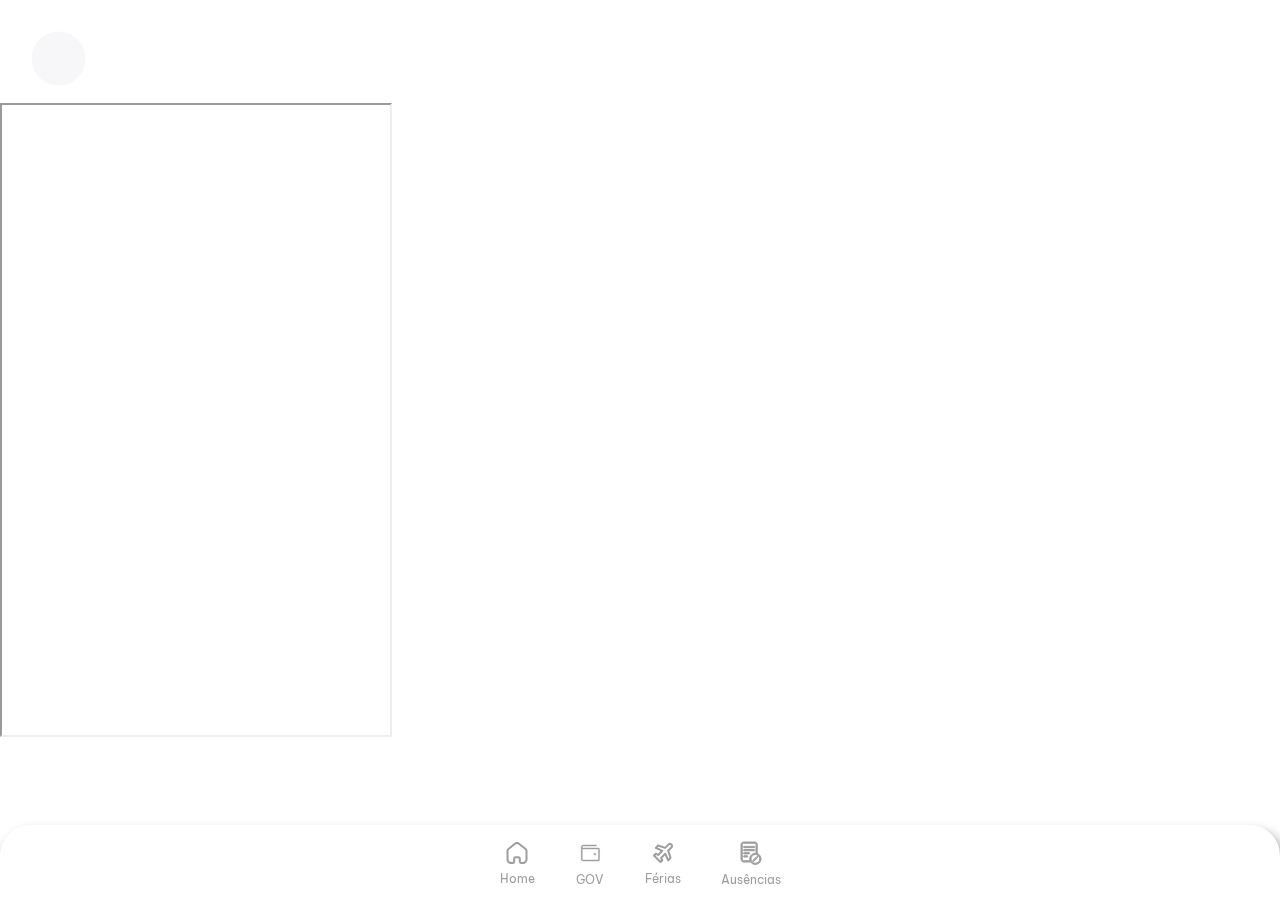
<file: pages/GovPage/iframe/fgts.html>
<!DOCTYPE html>
<html lang="pt-br">

<head>
    <meta charset="UTF-8">
    <meta http-equiv="X-UA-Compatible" content="IE=edge">
    <meta name="viewport" content="width=device-width, initial-scale=1.0">

    <!--ICONSCOUT-->
    <link rel="stylesheet" href="https://unicons.iconscout.com/release/v4.0.8/css/line.css">
    <!--ICONSCOUT-->

    <!--STYLE-->
    <link rel="stylesheet" href="../../../css/main.css">
    <link rel="stylesheet" href="../css/GovPage.css">
    <!--STYLE-->

    <title>Iframe FGTS</title>
</head>

<body>

    <div>

        <div class="topBar">

            <div onclick="voltar()" class="contentArrow">
                <i class="uil uil-arrow-right"></i>
            </div>

        </div>

    </div>



    <div>

        <iframe src="https://www.fgts.gov.br/Pages/default.aspx" width="388" height="630"></iframe>

    </div>



    <div class="bottomBar">

        <nav>
            <ul>
                <li>
                    <svg class="svgBottomBar" width="22" height="22" viewBox="0 0 22 22" fill="none"
                        xmlns="http://www.w3.org/2000/svg">
                        <path
                            d="M8.13478 19.7733V16.7156C8.13478 15.9351 8.77217 15.3023 9.55844 15.3023H12.4326C12.8102 15.3023 13.1723 15.4512 13.4393 15.7163C13.7063 15.9813 13.8563 16.3408 13.8563 16.7156V19.7733C13.8539 20.0978 13.9821 20.4099 14.2124 20.6402C14.4427 20.8705 14.756 21 15.0829 21H17.0438C17.9596 21.0024 18.8388 20.6428 19.4872 20.0008C20.1356 19.3588 20.5 18.487 20.5 17.5778V8.86686C20.5 8.13246 20.1721 7.43584 19.6046 6.96467L12.934 1.67587C11.7737 0.748562 10.1111 0.778502 8.98539 1.74698L2.46701 6.96467C1.87274 7.42195 1.51755 8.12064 1.5 8.86686V17.5689C1.5 19.4639 3.04738 21 4.95617 21H6.87229C7.55123 21 8.103 20.4562 8.10792 19.7822L8.13478 19.7733Z"
                            stroke="#9E9E9E" stroke-width="2" />
                    </svg>
                    <span><a href="#">Home</a></span>
                </li>

                <li>
                    <svg width="30" height="24" viewBox="0 0 30 30" fill="none" xmlns="http://www.w3.org/2000/svg">
                        <path
                            d="M25.3126 8.67188H6.56262C6.25182 8.67188 5.95375 8.54841 5.73398 8.32864C5.51421 8.10887 5.39075 7.8108 5.39075 7.5C5.39075 7.1892 5.51421 6.89113 5.73398 6.67136C5.95375 6.45159 6.25182 6.32812 6.56262 6.32812H22.5001C22.6866 6.32812 22.8654 6.25405 22.9973 6.12218C23.1292 5.99032 23.2032 5.81148 23.2032 5.625C23.2032 5.43852 23.1292 5.25968 22.9973 5.12782C22.8654 4.99595 22.6866 4.92188 22.5001 4.92188H6.56262C5.87886 4.92188 5.2231 5.1935 4.73961 5.67699C4.25612 6.16048 3.9845 6.81624 3.9845 7.5V22.5C3.9845 23.1838 4.25612 23.8395 4.73961 24.323C5.2231 24.8065 5.87886 25.0781 6.56262 25.0781H25.3126C25.7477 25.0781 26.165 24.9053 26.4727 24.5976C26.7804 24.2899 26.9532 23.8726 26.9532 23.4375V10.3125C26.9532 9.87738 26.7804 9.46008 26.4727 9.1524C26.165 8.84473 25.7477 8.67188 25.3126 8.67188ZM25.547 23.4375C25.547 23.4997 25.5223 23.5593 25.4783 23.6032C25.4344 23.6472 25.3748 23.6719 25.3126 23.6719H6.56262C6.25182 23.6719 5.95375 23.5484 5.73398 23.3286C5.51421 23.1089 5.39075 22.8108 5.39075 22.5V9.7957C5.75332 9.9818 6.15508 10.0786 6.56262 10.0781H25.3126C25.3748 10.0781 25.4344 10.1028 25.4783 10.1468C25.5223 10.1907 25.547 10.2503 25.547 10.3125V23.4375ZM22.2657 16.4062C22.2657 16.638 22.197 16.8646 22.0683 17.0573C21.9395 17.25 21.7565 17.4002 21.5423 17.4889C21.3282 17.5776 21.0926 17.6008 20.8653 17.5556C20.6379 17.5104 20.4291 17.3988 20.2652 17.2349C20.1013 17.071 19.9897 16.8622 19.9445 16.6349C19.8993 16.4075 19.9225 16.1719 20.0112 15.9578C20.0999 15.7437 20.2501 15.5606 20.4428 15.4319C20.6355 15.3031 20.8621 15.2344 21.0939 15.2344C21.4047 15.2344 21.7027 15.3578 21.9225 15.5776C22.1423 15.7974 22.2657 16.0954 22.2657 16.4062Z"
                            fill="#9E9E9E" stroke="#9E9E9E" stroke-width="0.5" />
                    </svg>
                    <span><a href="#">GOV</a></span>
                </li>

                <li>
                    <svg width="20" height="21" viewBox="0 0 20 21" fill="none" xmlns="http://www.w3.org/2000/svg">
                        <path
                            d="M20.0009 3.08423C20.0018 2.47445 19.8216 1.87814 19.4832 1.37086C19.1448 0.863579 18.6635 0.468155 18.1002 0.234689C17.5368 0.00122282 16.9169 -0.0597784 16.3189 0.0594144C15.7209 0.178607 15.1717 0.47263 14.7409 0.904229L11.9309 3.71423L5.44092 1.55423C5.26812 1.49992 5.08382 1.49356 4.9077 1.53583C4.73157 1.5781 4.57024 1.66741 4.44092 1.79423L2.06091 4.15423C1.94814 4.26831 1.86447 4.40784 1.81696 4.56105C1.76945 4.71426 1.75949 4.87665 1.78792 5.03452C1.81636 5.19239 1.88236 5.3411 1.98034 5.4681C2.07833 5.5951 2.20543 5.69667 2.35091 5.76423L7.53091 8.11423L4.93091 10.7142L3.22091 9.85423C3.03629 9.75431 2.8249 9.71502 2.6167 9.74194C2.4085 9.76887 2.21405 9.86063 2.06091 10.0042L0.290915 11.8142C0.104664 12.0016 0.00012207 12.255 0.00012207 12.5192C0.00012207 12.7834 0.104664 13.0369 0.290915 13.2242L6.78091 19.7142C6.96828 19.9005 7.22173 20.005 7.48591 20.005C7.7501 20.005 8.00355 19.9005 8.19091 19.7142L10.0009 17.9442C10.151 17.7957 10.2502 17.6035 10.2843 17.3951C10.3185 17.1867 10.2858 16.9729 10.1909 16.7842L9.33091 15.0742L11.9309 12.4742L14.2809 17.6542C14.3485 17.7997 14.45 17.9268 14.577 18.0248C14.704 18.1228 14.8528 18.1888 15.0106 18.2172C15.1685 18.2457 15.3309 18.2357 15.4841 18.1882C15.6373 18.1407 15.7768 18.057 15.8909 17.9442L18.2509 15.5842C18.3777 15.4549 18.467 15.2936 18.5093 15.1174C18.5516 14.9413 18.5452 14.757 18.4909 14.5842L16.3309 8.09423L19.1009 5.26423C19.3881 4.97879 19.6156 4.63903 19.7702 4.26474C19.9247 3.89046 20.0031 3.48915 20.0009 3.08423ZM17.6809 3.85423L14.4409 7.09423C14.3141 7.22355 14.2248 7.38489 14.1825 7.56101C14.1402 7.73714 14.1466 7.92144 14.2009 8.09423L16.3609 14.5742L15.4609 15.4742L13.1109 10.3042C13.0442 10.1574 12.943 10.0289 12.8159 9.92962C12.6888 9.83037 12.5395 9.76333 12.3809 9.73423C12.221 9.70504 12.0563 9.71528 11.9013 9.76407C11.7462 9.81286 11.6053 9.89873 11.4909 10.0142L7.37091 14.1742C7.223 14.322 7.12512 14.5124 7.09104 14.7187C7.05696 14.925 7.08839 15.1367 7.18091 15.3242L8.00091 17.0042L7.44091 17.5642L2.41091 12.5242L3.00091 12.0042L4.71091 12.8642C4.8984 12.9568 5.11018 12.9882 5.31646 12.9541C5.52274 12.92 5.71315 12.8221 5.86092 12.6742L10.0009 8.51423C10.1158 8.40022 10.2013 8.26003 10.2501 8.10569C10.2989 7.95135 10.3095 7.78748 10.2809 7.62814C10.2524 7.46881 10.1856 7.31879 10.0864 7.19095C9.98707 7.06312 9.85823 6.96129 9.71091 6.89423L4.50091 4.54423L5.40092 3.64423L11.8809 5.80423C12.0537 5.85854 12.238 5.8649 12.4141 5.82263C12.5903 5.78036 12.7516 5.69105 12.8809 5.56423L16.1209 2.32423C16.2206 2.22233 16.3396 2.14137 16.4709 2.08609C16.6023 2.03082 16.7434 2.00234 16.8859 2.00234C17.0284 2.00234 17.1695 2.03082 17.3009 2.08609C17.4323 2.14137 17.5513 2.22233 17.6509 2.32423C17.7552 2.42087 17.8377 2.53865 17.8929 2.66971C17.9481 2.80076 17.9747 2.94208 17.9709 3.08423C17.9763 3.22543 17.9535 3.36628 17.9037 3.49851C17.8539 3.63075 17.7781 3.75169 17.6809 3.85423Z"
                            fill="#9E9E9E" />
                    </svg>
                    <span><a href="#">Férias</a></span>
                </li>

                <li>
                    <svg width="22" height="24" viewBox="0 0 22 24" fill="none" xmlns="http://www.w3.org/2000/svg">
                        <path fill-rule="evenodd" clip-rule="evenodd"
                            d="M2.25012 3.5C2.25012 3.16848 2.38182 2.85054 2.61624 2.61612C2.85066 2.3817 3.1686 2.25 3.50012 2.25H14.7501C15.0816 2.25 15.3996 2.3817 15.634 2.61612C15.8684 2.85054 16.0001 3.16848 16.0001 3.5V12.2844C16.4264 12.3313 16.8458 12.4272 17.2501 12.57V3.5C17.2501 2.83696 16.9867 2.20107 16.5179 1.73223C16.049 1.26339 15.4132 1 14.7501 1H3.50012C2.83708 1 2.2012 1.26339 1.73235 1.73223C1.26351 2.20107 1.00012 2.83696 1.00012 3.5V18.5C1.00012 19.163 1.26351 19.7989 1.73235 20.2678C2.2012 20.7366 2.83708 21 3.50012 21H10.697C10.4367 20.6111 10.2261 20.1912 10.0701 19.75H3.50012C3.1686 19.75 2.85066 19.6183 2.61624 19.3839C2.38182 19.1495 2.25012 18.8315 2.25012 18.5V3.5Z"
                            fill="#9E9E9E" stroke="#9E9E9E" />
                        <path fill-rule="evenodd" clip-rule="evenodd"
                            d="M3.50012 6C3.50012 5.83424 3.56597 5.67527 3.68318 5.55806C3.80039 5.44085 3.95936 5.375 4.12512 5.375H14.1251C14.2909 5.375 14.4499 5.44085 14.5671 5.55806C14.6843 5.67527 14.7501 5.83424 14.7501 6C14.7501 6.16576 14.6843 6.32473 14.5671 6.44194C14.4499 6.55915 14.2909 6.625 14.1251 6.625H4.12512C3.95936 6.625 3.80039 6.55915 3.68318 6.44194C3.56597 6.32473 3.50012 6.16576 3.50012 6ZM3.50012 9.125C3.50012 8.95924 3.56597 8.80027 3.68318 8.68306C3.80039 8.56585 3.95936 8.5 4.12512 8.5H14.1251C14.2909 8.5 14.4499 8.56585 14.5671 8.68306C14.6843 8.80027 14.7501 8.95924 14.7501 9.125C14.7501 9.29076 14.6843 9.44973 14.5671 9.56694C14.4499 9.68415 14.2909 9.75 14.1251 9.75H4.12512C3.95936 9.75 3.80039 9.68415 3.68318 9.56694C3.56597 9.44973 3.50012 9.29076 3.50012 9.125ZM4.12512 11.625C3.95936 11.625 3.80039 11.6908 3.68318 11.8081C3.56597 11.9253 3.50012 12.0842 3.50012 12.25C3.50012 12.4158 3.56597 12.5747 3.68318 12.6919C3.80039 12.8092 3.95936 12.875 4.12512 12.875H9.12512C9.29088 12.875 9.44985 12.8092 9.56706 12.6919C9.68427 12.5747 9.75012 12.4158 9.75012 12.25C9.75012 12.0842 9.68427 11.9253 9.56706 11.8081C9.44985 11.6908 9.29088 11.625 9.12512 11.625H4.12512ZM3.50012 15.375C3.50012 15.2092 3.56597 15.0503 3.68318 14.9331C3.80039 14.8158 3.95936 14.75 4.12512 14.75H7.25012C7.41588 14.75 7.57485 14.8158 7.69206 14.9331C7.80927 15.0503 7.87512 15.2092 7.87512 15.375C7.87512 15.5408 7.80927 15.6997 7.69206 15.8169C7.57485 15.9342 7.41588 16 7.25012 16H4.12512C3.95936 16 3.80039 15.9342 3.68318 15.8169C3.56597 15.6997 3.50012 15.5408 3.50012 15.375ZM15.3751 22.25C15.9497 22.25 16.5186 22.1368 17.0494 21.917C17.5802 21.6971 18.0625 21.3748 18.4687 20.9686C18.875 20.5623 19.1972 20.08 19.4171 19.5492C19.637 19.0184 19.7501 18.4495 19.7501 17.875C19.7501 17.3005 19.637 16.7316 19.4171 16.2008C19.1972 15.67 18.875 15.1877 18.4687 14.7814C18.0625 14.3752 17.5802 14.0529 17.0494 13.833C16.5186 13.6132 15.9497 13.5 15.3751 13.5C14.2148 13.5 13.102 13.9609 12.2815 14.7814C11.4611 15.6019 11.0001 16.7147 11.0001 17.875C11.0001 19.0353 11.4611 20.1481 12.2815 20.9686C13.102 21.7891 14.2148 22.25 15.3751 22.25ZM15.3751 23.5C16.1138 23.5 16.8453 23.3545 17.5277 23.0718C18.2102 22.7891 18.8303 22.3748 19.3526 21.8525C19.8749 21.3301 20.2893 20.7101 20.5719 20.0276C20.8546 19.3451 21.0001 18.6137 21.0001 17.875C21.0001 17.1363 20.8546 16.4049 20.5719 15.7224C20.2893 15.0399 19.8749 14.4199 19.3526 13.8975C18.8303 13.3752 18.2102 12.9609 17.5277 12.6782C16.8453 12.3955 16.1138 12.25 15.3751 12.25C13.8833 12.25 12.4525 12.8426 11.3976 13.8975C10.3428 14.9524 9.75012 16.3832 9.75012 17.875C9.75012 19.3668 10.3428 20.7976 11.3976 21.8525C12.4525 22.9074 13.8833 23.5 15.3751 23.5Z"
                            fill="#9E9E9E" stroke="#9E9E9E" />
                        <path fill-rule="evenodd" clip-rule="evenodd"
                            d="M17.8732 15.3925C17.756 15.2753 17.5971 15.2095 17.4314 15.2095C17.2656 15.2095 17.1067 15.2753 16.9895 15.3925L16.4957 15.8862L17.3789 16.7706L17.8732 16.2762C17.9904 16.159 18.0562 16.0001 18.0562 15.8343C18.0562 15.6686 17.9904 15.5097 17.8732 15.3925ZM16.9376 17.2125L16.0539 16.3287L12.8857 19.4968V20.3806H13.7695L16.9376 17.2125Z"
                            fill="#9E9E9E" stroke="#9E9E9E" />
                    </svg>

                    <span><a href="#">Ausências</a></span>
                </li>
            </ul>
        </nav>

    </div>


    <script>
        function voltar() {
          window.location.href = "./../Gov.html";
        }
      </script>


</body>

</html>
</file>
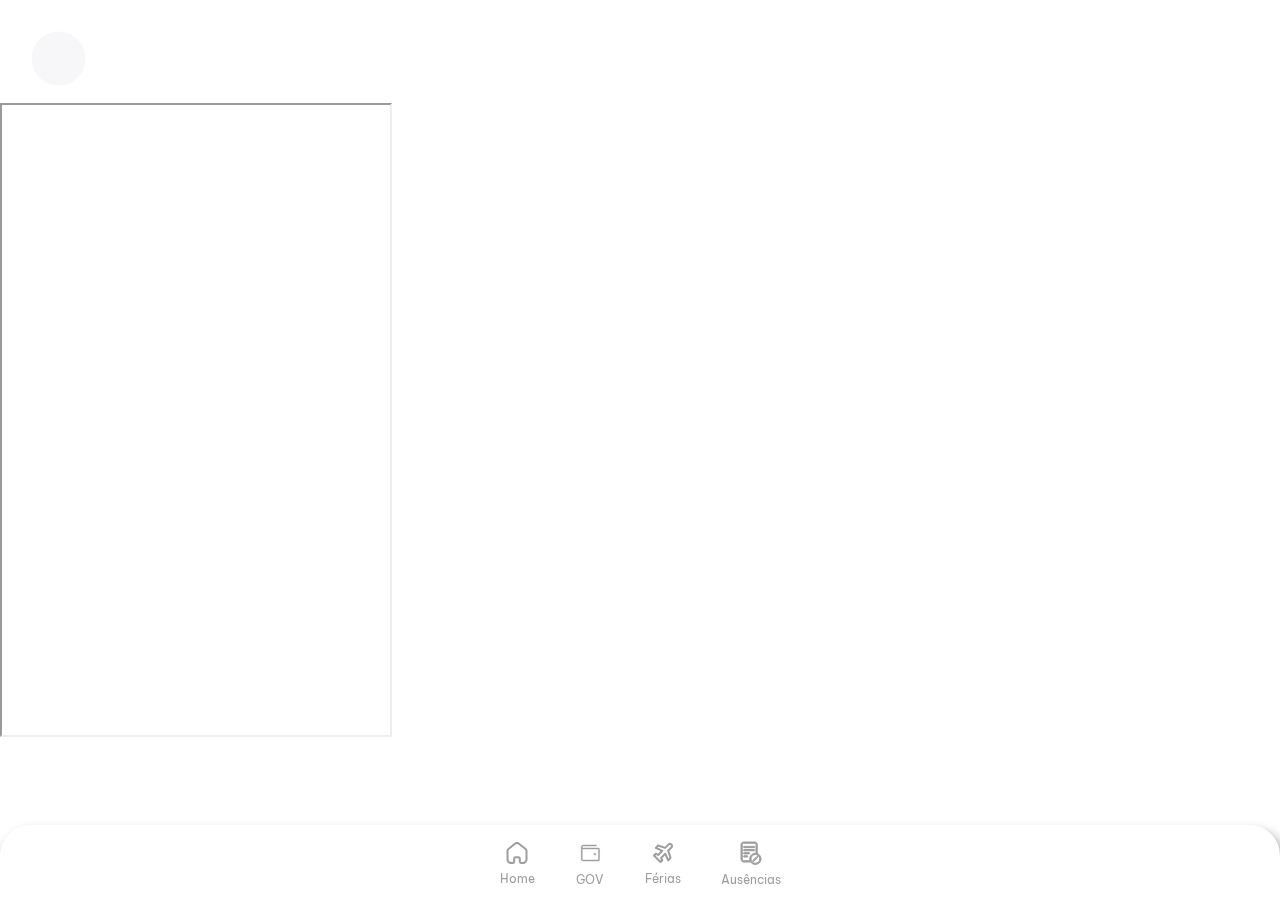
<file: pages/GovPage/iframe/inss.html>
<!DOCTYPE html>
<html lang="pt-br">

<head>
    <meta charset="UTF-8">
    <meta http-equiv="X-UA-Compatible" content="IE=edge">
    <meta name="viewport" content="width=device-width, initial-scale=1.0">

    <!--ICONSCOUT-->
    <link rel="stylesheet" href="https://unicons.iconscout.com/release/v4.0.8/css/line.css">
    <!--ICONSCOUT-->

    <!--STYLE-->
    <link rel="stylesheet" href="../../../css/main.css">
    <link rel="stylesheet" href="../css/GovPage.css">
    <!--STYLE-->

    <title>Iframe INSS</title>
</head>

<body>

    <div>

        <div class="topBar">

            <div onclick="voltar()" class="contentArrow">
                <i class="uil uil-arrow-right"></i>
            </div>

        </div>

    </div>



    <div>

        <iframe src="https://meu.inss.gov.br/#/login" width="388" height="630"></iframe>

    </div>



    <div class="bottomBar">

        <nav>
            <ul>
                <li>
                    <svg class="svgBottomBar" width="22" height="22" viewBox="0 0 22 22" fill="none"
                        xmlns="http://www.w3.org/2000/svg">
                        <path
                            d="M8.13478 19.7733V16.7156C8.13478 15.9351 8.77217 15.3023 9.55844 15.3023H12.4326C12.8102 15.3023 13.1723 15.4512 13.4393 15.7163C13.7063 15.9813 13.8563 16.3408 13.8563 16.7156V19.7733C13.8539 20.0978 13.9821 20.4099 14.2124 20.6402C14.4427 20.8705 14.756 21 15.0829 21H17.0438C17.9596 21.0024 18.8388 20.6428 19.4872 20.0008C20.1356 19.3588 20.5 18.487 20.5 17.5778V8.86686C20.5 8.13246 20.1721 7.43584 19.6046 6.96467L12.934 1.67587C11.7737 0.748562 10.1111 0.778502 8.98539 1.74698L2.46701 6.96467C1.87274 7.42195 1.51755 8.12064 1.5 8.86686V17.5689C1.5 19.4639 3.04738 21 4.95617 21H6.87229C7.55123 21 8.103 20.4562 8.10792 19.7822L8.13478 19.7733Z"
                            stroke="#9E9E9E" stroke-width="2" />
                    </svg>
                    <span><a href="#">Home</a></span>
                </li>

                <li>
                    <svg width="30" height="24" viewBox="0 0 30 30" fill="none" xmlns="http://www.w3.org/2000/svg">
                        <path
                            d="M25.3126 8.67188H6.56262C6.25182 8.67188 5.95375 8.54841 5.73398 8.32864C5.51421 8.10887 5.39075 7.8108 5.39075 7.5C5.39075 7.1892 5.51421 6.89113 5.73398 6.67136C5.95375 6.45159 6.25182 6.32812 6.56262 6.32812H22.5001C22.6866 6.32812 22.8654 6.25405 22.9973 6.12218C23.1292 5.99032 23.2032 5.81148 23.2032 5.625C23.2032 5.43852 23.1292 5.25968 22.9973 5.12782C22.8654 4.99595 22.6866 4.92188 22.5001 4.92188H6.56262C5.87886 4.92188 5.2231 5.1935 4.73961 5.67699C4.25612 6.16048 3.9845 6.81624 3.9845 7.5V22.5C3.9845 23.1838 4.25612 23.8395 4.73961 24.323C5.2231 24.8065 5.87886 25.0781 6.56262 25.0781H25.3126C25.7477 25.0781 26.165 24.9053 26.4727 24.5976C26.7804 24.2899 26.9532 23.8726 26.9532 23.4375V10.3125C26.9532 9.87738 26.7804 9.46008 26.4727 9.1524C26.165 8.84473 25.7477 8.67188 25.3126 8.67188ZM25.547 23.4375C25.547 23.4997 25.5223 23.5593 25.4783 23.6032C25.4344 23.6472 25.3748 23.6719 25.3126 23.6719H6.56262C6.25182 23.6719 5.95375 23.5484 5.73398 23.3286C5.51421 23.1089 5.39075 22.8108 5.39075 22.5V9.7957C5.75332 9.9818 6.15508 10.0786 6.56262 10.0781H25.3126C25.3748 10.0781 25.4344 10.1028 25.4783 10.1468C25.5223 10.1907 25.547 10.2503 25.547 10.3125V23.4375ZM22.2657 16.4062C22.2657 16.638 22.197 16.8646 22.0683 17.0573C21.9395 17.25 21.7565 17.4002 21.5423 17.4889C21.3282 17.5776 21.0926 17.6008 20.8653 17.5556C20.6379 17.5104 20.4291 17.3988 20.2652 17.2349C20.1013 17.071 19.9897 16.8622 19.9445 16.6349C19.8993 16.4075 19.9225 16.1719 20.0112 15.9578C20.0999 15.7437 20.2501 15.5606 20.4428 15.4319C20.6355 15.3031 20.8621 15.2344 21.0939 15.2344C21.4047 15.2344 21.7027 15.3578 21.9225 15.5776C22.1423 15.7974 22.2657 16.0954 22.2657 16.4062Z"
                            fill="#9E9E9E" stroke="#9E9E9E" stroke-width="0.5" />
                    </svg>
                    <span><a href="#">GOV</a></span>
                </li>

                <li>
                    <svg width="20" height="21" viewBox="0 0 20 21" fill="none" xmlns="http://www.w3.org/2000/svg">
                        <path
                            d="M20.0009 3.08423C20.0018 2.47445 19.8216 1.87814 19.4832 1.37086C19.1448 0.863579 18.6635 0.468155 18.1002 0.234689C17.5368 0.00122282 16.9169 -0.0597784 16.3189 0.0594144C15.7209 0.178607 15.1717 0.47263 14.7409 0.904229L11.9309 3.71423L5.44092 1.55423C5.26812 1.49992 5.08382 1.49356 4.9077 1.53583C4.73157 1.5781 4.57024 1.66741 4.44092 1.79423L2.06091 4.15423C1.94814 4.26831 1.86447 4.40784 1.81696 4.56105C1.76945 4.71426 1.75949 4.87665 1.78792 5.03452C1.81636 5.19239 1.88236 5.3411 1.98034 5.4681C2.07833 5.5951 2.20543 5.69667 2.35091 5.76423L7.53091 8.11423L4.93091 10.7142L3.22091 9.85423C3.03629 9.75431 2.8249 9.71502 2.6167 9.74194C2.4085 9.76887 2.21405 9.86063 2.06091 10.0042L0.290915 11.8142C0.104664 12.0016 0.00012207 12.255 0.00012207 12.5192C0.00012207 12.7834 0.104664 13.0369 0.290915 13.2242L6.78091 19.7142C6.96828 19.9005 7.22173 20.005 7.48591 20.005C7.7501 20.005 8.00355 19.9005 8.19091 19.7142L10.0009 17.9442C10.151 17.7957 10.2502 17.6035 10.2843 17.3951C10.3185 17.1867 10.2858 16.9729 10.1909 16.7842L9.33091 15.0742L11.9309 12.4742L14.2809 17.6542C14.3485 17.7997 14.45 17.9268 14.577 18.0248C14.704 18.1228 14.8528 18.1888 15.0106 18.2172C15.1685 18.2457 15.3309 18.2357 15.4841 18.1882C15.6373 18.1407 15.7768 18.057 15.8909 17.9442L18.2509 15.5842C18.3777 15.4549 18.467 15.2936 18.5093 15.1174C18.5516 14.9413 18.5452 14.757 18.4909 14.5842L16.3309 8.09423L19.1009 5.26423C19.3881 4.97879 19.6156 4.63903 19.7702 4.26474C19.9247 3.89046 20.0031 3.48915 20.0009 3.08423ZM17.6809 3.85423L14.4409 7.09423C14.3141 7.22355 14.2248 7.38489 14.1825 7.56101C14.1402 7.73714 14.1466 7.92144 14.2009 8.09423L16.3609 14.5742L15.4609 15.4742L13.1109 10.3042C13.0442 10.1574 12.943 10.0289 12.8159 9.92962C12.6888 9.83037 12.5395 9.76333 12.3809 9.73423C12.221 9.70504 12.0563 9.71528 11.9013 9.76407C11.7462 9.81286 11.6053 9.89873 11.4909 10.0142L7.37091 14.1742C7.223 14.322 7.12512 14.5124 7.09104 14.7187C7.05696 14.925 7.08839 15.1367 7.18091 15.3242L8.00091 17.0042L7.44091 17.5642L2.41091 12.5242L3.00091 12.0042L4.71091 12.8642C4.8984 12.9568 5.11018 12.9882 5.31646 12.9541C5.52274 12.92 5.71315 12.8221 5.86092 12.6742L10.0009 8.51423C10.1158 8.40022 10.2013 8.26003 10.2501 8.10569C10.2989 7.95135 10.3095 7.78748 10.2809 7.62814C10.2524 7.46881 10.1856 7.31879 10.0864 7.19095C9.98707 7.06312 9.85823 6.96129 9.71091 6.89423L4.50091 4.54423L5.40092 3.64423L11.8809 5.80423C12.0537 5.85854 12.238 5.8649 12.4141 5.82263C12.5903 5.78036 12.7516 5.69105 12.8809 5.56423L16.1209 2.32423C16.2206 2.22233 16.3396 2.14137 16.4709 2.08609C16.6023 2.03082 16.7434 2.00234 16.8859 2.00234C17.0284 2.00234 17.1695 2.03082 17.3009 2.08609C17.4323 2.14137 17.5513 2.22233 17.6509 2.32423C17.7552 2.42087 17.8377 2.53865 17.8929 2.66971C17.9481 2.80076 17.9747 2.94208 17.9709 3.08423C17.9763 3.22543 17.9535 3.36628 17.9037 3.49851C17.8539 3.63075 17.7781 3.75169 17.6809 3.85423Z"
                            fill="#9E9E9E" />
                    </svg>
                    <span><a href="#">Férias</a></span>
                </li>

                <li>
                    <svg width="22" height="24" viewBox="0 0 22 24" fill="none" xmlns="http://www.w3.org/2000/svg">
                        <path fill-rule="evenodd" clip-rule="evenodd"
                            d="M2.25012 3.5C2.25012 3.16848 2.38182 2.85054 2.61624 2.61612C2.85066 2.3817 3.1686 2.25 3.50012 2.25H14.7501C15.0816 2.25 15.3996 2.3817 15.634 2.61612C15.8684 2.85054 16.0001 3.16848 16.0001 3.5V12.2844C16.4264 12.3313 16.8458 12.4272 17.2501 12.57V3.5C17.2501 2.83696 16.9867 2.20107 16.5179 1.73223C16.049 1.26339 15.4132 1 14.7501 1H3.50012C2.83708 1 2.2012 1.26339 1.73235 1.73223C1.26351 2.20107 1.00012 2.83696 1.00012 3.5V18.5C1.00012 19.163 1.26351 19.7989 1.73235 20.2678C2.2012 20.7366 2.83708 21 3.50012 21H10.697C10.4367 20.6111 10.2261 20.1912 10.0701 19.75H3.50012C3.1686 19.75 2.85066 19.6183 2.61624 19.3839C2.38182 19.1495 2.25012 18.8315 2.25012 18.5V3.5Z"
                            fill="#9E9E9E" stroke="#9E9E9E" />
                        <path fill-rule="evenodd" clip-rule="evenodd"
                            d="M3.50012 6C3.50012 5.83424 3.56597 5.67527 3.68318 5.55806C3.80039 5.44085 3.95936 5.375 4.12512 5.375H14.1251C14.2909 5.375 14.4499 5.44085 14.5671 5.55806C14.6843 5.67527 14.7501 5.83424 14.7501 6C14.7501 6.16576 14.6843 6.32473 14.5671 6.44194C14.4499 6.55915 14.2909 6.625 14.1251 6.625H4.12512C3.95936 6.625 3.80039 6.55915 3.68318 6.44194C3.56597 6.32473 3.50012 6.16576 3.50012 6ZM3.50012 9.125C3.50012 8.95924 3.56597 8.80027 3.68318 8.68306C3.80039 8.56585 3.95936 8.5 4.12512 8.5H14.1251C14.2909 8.5 14.4499 8.56585 14.5671 8.68306C14.6843 8.80027 14.7501 8.95924 14.7501 9.125C14.7501 9.29076 14.6843 9.44973 14.5671 9.56694C14.4499 9.68415 14.2909 9.75 14.1251 9.75H4.12512C3.95936 9.75 3.80039 9.68415 3.68318 9.56694C3.56597 9.44973 3.50012 9.29076 3.50012 9.125ZM4.12512 11.625C3.95936 11.625 3.80039 11.6908 3.68318 11.8081C3.56597 11.9253 3.50012 12.0842 3.50012 12.25C3.50012 12.4158 3.56597 12.5747 3.68318 12.6919C3.80039 12.8092 3.95936 12.875 4.12512 12.875H9.12512C9.29088 12.875 9.44985 12.8092 9.56706 12.6919C9.68427 12.5747 9.75012 12.4158 9.75012 12.25C9.75012 12.0842 9.68427 11.9253 9.56706 11.8081C9.44985 11.6908 9.29088 11.625 9.12512 11.625H4.12512ZM3.50012 15.375C3.50012 15.2092 3.56597 15.0503 3.68318 14.9331C3.80039 14.8158 3.95936 14.75 4.12512 14.75H7.25012C7.41588 14.75 7.57485 14.8158 7.69206 14.9331C7.80927 15.0503 7.87512 15.2092 7.87512 15.375C7.87512 15.5408 7.80927 15.6997 7.69206 15.8169C7.57485 15.9342 7.41588 16 7.25012 16H4.12512C3.95936 16 3.80039 15.9342 3.68318 15.8169C3.56597 15.6997 3.50012 15.5408 3.50012 15.375ZM15.3751 22.25C15.9497 22.25 16.5186 22.1368 17.0494 21.917C17.5802 21.6971 18.0625 21.3748 18.4687 20.9686C18.875 20.5623 19.1972 20.08 19.4171 19.5492C19.637 19.0184 19.7501 18.4495 19.7501 17.875C19.7501 17.3005 19.637 16.7316 19.4171 16.2008C19.1972 15.67 18.875 15.1877 18.4687 14.7814C18.0625 14.3752 17.5802 14.0529 17.0494 13.833C16.5186 13.6132 15.9497 13.5 15.3751 13.5C14.2148 13.5 13.102 13.9609 12.2815 14.7814C11.4611 15.6019 11.0001 16.7147 11.0001 17.875C11.0001 19.0353 11.4611 20.1481 12.2815 20.9686C13.102 21.7891 14.2148 22.25 15.3751 22.25ZM15.3751 23.5C16.1138 23.5 16.8453 23.3545 17.5277 23.0718C18.2102 22.7891 18.8303 22.3748 19.3526 21.8525C19.8749 21.3301 20.2893 20.7101 20.5719 20.0276C20.8546 19.3451 21.0001 18.6137 21.0001 17.875C21.0001 17.1363 20.8546 16.4049 20.5719 15.7224C20.2893 15.0399 19.8749 14.4199 19.3526 13.8975C18.8303 13.3752 18.2102 12.9609 17.5277 12.6782C16.8453 12.3955 16.1138 12.25 15.3751 12.25C13.8833 12.25 12.4525 12.8426 11.3976 13.8975C10.3428 14.9524 9.75012 16.3832 9.75012 17.875C9.75012 19.3668 10.3428 20.7976 11.3976 21.8525C12.4525 22.9074 13.8833 23.5 15.3751 23.5Z"
                            fill="#9E9E9E" stroke="#9E9E9E" />
                        <path fill-rule="evenodd" clip-rule="evenodd"
                            d="M17.8732 15.3925C17.756 15.2753 17.5971 15.2095 17.4314 15.2095C17.2656 15.2095 17.1067 15.2753 16.9895 15.3925L16.4957 15.8862L17.3789 16.7706L17.8732 16.2762C17.9904 16.159 18.0562 16.0001 18.0562 15.8343C18.0562 15.6686 17.9904 15.5097 17.8732 15.3925ZM16.9376 17.2125L16.0539 16.3287L12.8857 19.4968V20.3806H13.7695L16.9376 17.2125Z"
                            fill="#9E9E9E" stroke="#9E9E9E" />
                    </svg>

                    <span><a href="#">Ausências</a></span>
                </li>
            </ul>
        </nav>

    </div>


    <script>
        function voltar() {
          window.location.href = "./../Gov.html";   
        }
      </script>


</body>

</html>
</file>
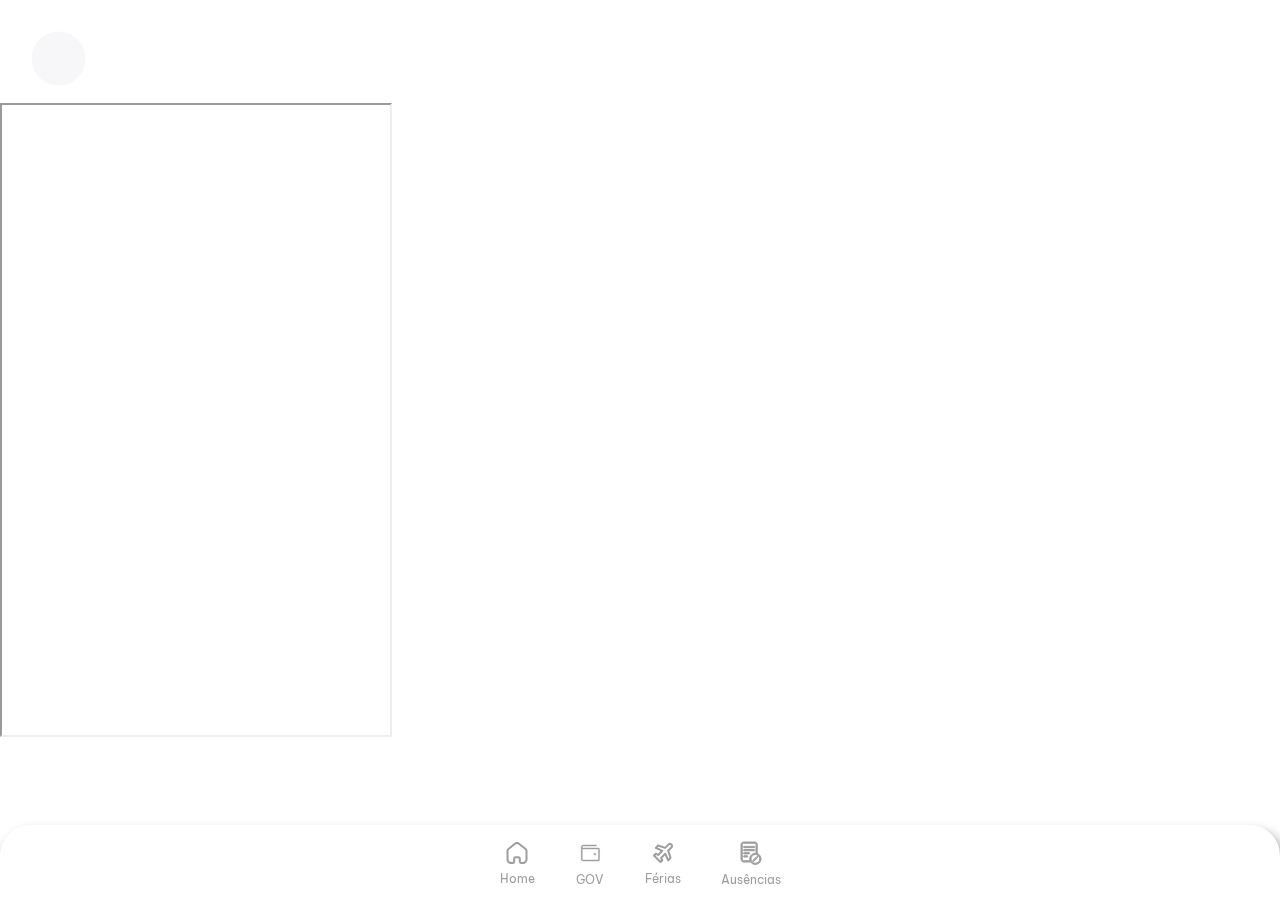
<file: pages/GovPage/iframe/sus.html>
<!DOCTYPE html>
<html lang="pt-br">

<head>
    <meta charset="UTF-8">
    <meta http-equiv="X-UA-Compatible" content="IE=edge">
    <meta name="viewport" content="width=device-width, initial-scale=1.0">

    <!--ICONSCOUT-->
    <link rel="stylesheet" href="https://unicons.iconscout.com/release/v4.0.8/css/line.css">
    <!--ICONSCOUT-->

    <!--STYLE-->
    <link rel="stylesheet" href="../../../css/main.css">
    <link rel="stylesheet" href="../css/GovPage.css">
    <!--STYLE-->

    <title>Iframe SUS</title>
</head>

<body>

    <div>

        <div class="topBar">

            <div onclick="voltar()" class="contentArrow">
                <i class="uil uil-arrow-right"></i>
            </div>

        </div>

    </div>



    <div>

        <iframe src="https://conectesus.saude.gov.br/home" width="388" height="630"></iframe>

    </div>



    <div class="bottomBar">

        <nav>
            <ul>
                <li>
                    <svg class="svgBottomBar" width="22" height="22" viewBox="0 0 22 22" fill="none"
                        xmlns="http://www.w3.org/2000/svg">
                        <path
                            d="M8.13478 19.7733V16.7156C8.13478 15.9351 8.77217 15.3023 9.55844 15.3023H12.4326C12.8102 15.3023 13.1723 15.4512 13.4393 15.7163C13.7063 15.9813 13.8563 16.3408 13.8563 16.7156V19.7733C13.8539 20.0978 13.9821 20.4099 14.2124 20.6402C14.4427 20.8705 14.756 21 15.0829 21H17.0438C17.9596 21.0024 18.8388 20.6428 19.4872 20.0008C20.1356 19.3588 20.5 18.487 20.5 17.5778V8.86686C20.5 8.13246 20.1721 7.43584 19.6046 6.96467L12.934 1.67587C11.7737 0.748562 10.1111 0.778502 8.98539 1.74698L2.46701 6.96467C1.87274 7.42195 1.51755 8.12064 1.5 8.86686V17.5689C1.5 19.4639 3.04738 21 4.95617 21H6.87229C7.55123 21 8.103 20.4562 8.10792 19.7822L8.13478 19.7733Z"
                            stroke="#9E9E9E" stroke-width="2" />
                    </svg>
                    <span><a href="#">Home</a></span>
                </li>

                <li>
                    <svg width="30" height="24" viewBox="0 0 30 30" fill="none" xmlns="http://www.w3.org/2000/svg">
                        <path
                            d="M25.3126 8.67188H6.56262C6.25182 8.67188 5.95375 8.54841 5.73398 8.32864C5.51421 8.10887 5.39075 7.8108 5.39075 7.5C5.39075 7.1892 5.51421 6.89113 5.73398 6.67136C5.95375 6.45159 6.25182 6.32812 6.56262 6.32812H22.5001C22.6866 6.32812 22.8654 6.25405 22.9973 6.12218C23.1292 5.99032 23.2032 5.81148 23.2032 5.625C23.2032 5.43852 23.1292 5.25968 22.9973 5.12782C22.8654 4.99595 22.6866 4.92188 22.5001 4.92188H6.56262C5.87886 4.92188 5.2231 5.1935 4.73961 5.67699C4.25612 6.16048 3.9845 6.81624 3.9845 7.5V22.5C3.9845 23.1838 4.25612 23.8395 4.73961 24.323C5.2231 24.8065 5.87886 25.0781 6.56262 25.0781H25.3126C25.7477 25.0781 26.165 24.9053 26.4727 24.5976C26.7804 24.2899 26.9532 23.8726 26.9532 23.4375V10.3125C26.9532 9.87738 26.7804 9.46008 26.4727 9.1524C26.165 8.84473 25.7477 8.67188 25.3126 8.67188ZM25.547 23.4375C25.547 23.4997 25.5223 23.5593 25.4783 23.6032C25.4344 23.6472 25.3748 23.6719 25.3126 23.6719H6.56262C6.25182 23.6719 5.95375 23.5484 5.73398 23.3286C5.51421 23.1089 5.39075 22.8108 5.39075 22.5V9.7957C5.75332 9.9818 6.15508 10.0786 6.56262 10.0781H25.3126C25.3748 10.0781 25.4344 10.1028 25.4783 10.1468C25.5223 10.1907 25.547 10.2503 25.547 10.3125V23.4375ZM22.2657 16.4062C22.2657 16.638 22.197 16.8646 22.0683 17.0573C21.9395 17.25 21.7565 17.4002 21.5423 17.4889C21.3282 17.5776 21.0926 17.6008 20.8653 17.5556C20.6379 17.5104 20.4291 17.3988 20.2652 17.2349C20.1013 17.071 19.9897 16.8622 19.9445 16.6349C19.8993 16.4075 19.9225 16.1719 20.0112 15.9578C20.0999 15.7437 20.2501 15.5606 20.4428 15.4319C20.6355 15.3031 20.8621 15.2344 21.0939 15.2344C21.4047 15.2344 21.7027 15.3578 21.9225 15.5776C22.1423 15.7974 22.2657 16.0954 22.2657 16.4062Z"
                            fill="#9E9E9E" stroke="#9E9E9E" stroke-width="0.5" />
                    </svg>
                    <span><a href="#">GOV</a></span>
                </li>

                <li>
                    <svg width="20" height="21" viewBox="0 0 20 21" fill="none" xmlns="http://www.w3.org/2000/svg">
                        <path
                            d="M20.0009 3.08423C20.0018 2.47445 19.8216 1.87814 19.4832 1.37086C19.1448 0.863579 18.6635 0.468155 18.1002 0.234689C17.5368 0.00122282 16.9169 -0.0597784 16.3189 0.0594144C15.7209 0.178607 15.1717 0.47263 14.7409 0.904229L11.9309 3.71423L5.44092 1.55423C5.26812 1.49992 5.08382 1.49356 4.9077 1.53583C4.73157 1.5781 4.57024 1.66741 4.44092 1.79423L2.06091 4.15423C1.94814 4.26831 1.86447 4.40784 1.81696 4.56105C1.76945 4.71426 1.75949 4.87665 1.78792 5.03452C1.81636 5.19239 1.88236 5.3411 1.98034 5.4681C2.07833 5.5951 2.20543 5.69667 2.35091 5.76423L7.53091 8.11423L4.93091 10.7142L3.22091 9.85423C3.03629 9.75431 2.8249 9.71502 2.6167 9.74194C2.4085 9.76887 2.21405 9.86063 2.06091 10.0042L0.290915 11.8142C0.104664 12.0016 0.00012207 12.255 0.00012207 12.5192C0.00012207 12.7834 0.104664 13.0369 0.290915 13.2242L6.78091 19.7142C6.96828 19.9005 7.22173 20.005 7.48591 20.005C7.7501 20.005 8.00355 19.9005 8.19091 19.7142L10.0009 17.9442C10.151 17.7957 10.2502 17.6035 10.2843 17.3951C10.3185 17.1867 10.2858 16.9729 10.1909 16.7842L9.33091 15.0742L11.9309 12.4742L14.2809 17.6542C14.3485 17.7997 14.45 17.9268 14.577 18.0248C14.704 18.1228 14.8528 18.1888 15.0106 18.2172C15.1685 18.2457 15.3309 18.2357 15.4841 18.1882C15.6373 18.1407 15.7768 18.057 15.8909 17.9442L18.2509 15.5842C18.3777 15.4549 18.467 15.2936 18.5093 15.1174C18.5516 14.9413 18.5452 14.757 18.4909 14.5842L16.3309 8.09423L19.1009 5.26423C19.3881 4.97879 19.6156 4.63903 19.7702 4.26474C19.9247 3.89046 20.0031 3.48915 20.0009 3.08423ZM17.6809 3.85423L14.4409 7.09423C14.3141 7.22355 14.2248 7.38489 14.1825 7.56101C14.1402 7.73714 14.1466 7.92144 14.2009 8.09423L16.3609 14.5742L15.4609 15.4742L13.1109 10.3042C13.0442 10.1574 12.943 10.0289 12.8159 9.92962C12.6888 9.83037 12.5395 9.76333 12.3809 9.73423C12.221 9.70504 12.0563 9.71528 11.9013 9.76407C11.7462 9.81286 11.6053 9.89873 11.4909 10.0142L7.37091 14.1742C7.223 14.322 7.12512 14.5124 7.09104 14.7187C7.05696 14.925 7.08839 15.1367 7.18091 15.3242L8.00091 17.0042L7.44091 17.5642L2.41091 12.5242L3.00091 12.0042L4.71091 12.8642C4.8984 12.9568 5.11018 12.9882 5.31646 12.9541C5.52274 12.92 5.71315 12.8221 5.86092 12.6742L10.0009 8.51423C10.1158 8.40022 10.2013 8.26003 10.2501 8.10569C10.2989 7.95135 10.3095 7.78748 10.2809 7.62814C10.2524 7.46881 10.1856 7.31879 10.0864 7.19095C9.98707 7.06312 9.85823 6.96129 9.71091 6.89423L4.50091 4.54423L5.40092 3.64423L11.8809 5.80423C12.0537 5.85854 12.238 5.8649 12.4141 5.82263C12.5903 5.78036 12.7516 5.69105 12.8809 5.56423L16.1209 2.32423C16.2206 2.22233 16.3396 2.14137 16.4709 2.08609C16.6023 2.03082 16.7434 2.00234 16.8859 2.00234C17.0284 2.00234 17.1695 2.03082 17.3009 2.08609C17.4323 2.14137 17.5513 2.22233 17.6509 2.32423C17.7552 2.42087 17.8377 2.53865 17.8929 2.66971C17.9481 2.80076 17.9747 2.94208 17.9709 3.08423C17.9763 3.22543 17.9535 3.36628 17.9037 3.49851C17.8539 3.63075 17.7781 3.75169 17.6809 3.85423Z"
                            fill="#9E9E9E" />
                    </svg>
                    <span><a href="#">Férias</a></span>
                </li>

                <li>
                    <svg width="22" height="24" viewBox="0 0 22 24" fill="none" xmlns="http://www.w3.org/2000/svg">
                        <path fill-rule="evenodd" clip-rule="evenodd"
                            d="M2.25012 3.5C2.25012 3.16848 2.38182 2.85054 2.61624 2.61612C2.85066 2.3817 3.1686 2.25 3.50012 2.25H14.7501C15.0816 2.25 15.3996 2.3817 15.634 2.61612C15.8684 2.85054 16.0001 3.16848 16.0001 3.5V12.2844C16.4264 12.3313 16.8458 12.4272 17.2501 12.57V3.5C17.2501 2.83696 16.9867 2.20107 16.5179 1.73223C16.049 1.26339 15.4132 1 14.7501 1H3.50012C2.83708 1 2.2012 1.26339 1.73235 1.73223C1.26351 2.20107 1.00012 2.83696 1.00012 3.5V18.5C1.00012 19.163 1.26351 19.7989 1.73235 20.2678C2.2012 20.7366 2.83708 21 3.50012 21H10.697C10.4367 20.6111 10.2261 20.1912 10.0701 19.75H3.50012C3.1686 19.75 2.85066 19.6183 2.61624 19.3839C2.38182 19.1495 2.25012 18.8315 2.25012 18.5V3.5Z"
                            fill="#9E9E9E" stroke="#9E9E9E" />
                        <path fill-rule="evenodd" clip-rule="evenodd"
                            d="M3.50012 6C3.50012 5.83424 3.56597 5.67527 3.68318 5.55806C3.80039 5.44085 3.95936 5.375 4.12512 5.375H14.1251C14.2909 5.375 14.4499 5.44085 14.5671 5.55806C14.6843 5.67527 14.7501 5.83424 14.7501 6C14.7501 6.16576 14.6843 6.32473 14.5671 6.44194C14.4499 6.55915 14.2909 6.625 14.1251 6.625H4.12512C3.95936 6.625 3.80039 6.55915 3.68318 6.44194C3.56597 6.32473 3.50012 6.16576 3.50012 6ZM3.50012 9.125C3.50012 8.95924 3.56597 8.80027 3.68318 8.68306C3.80039 8.56585 3.95936 8.5 4.12512 8.5H14.1251C14.2909 8.5 14.4499 8.56585 14.5671 8.68306C14.6843 8.80027 14.7501 8.95924 14.7501 9.125C14.7501 9.29076 14.6843 9.44973 14.5671 9.56694C14.4499 9.68415 14.2909 9.75 14.1251 9.75H4.12512C3.95936 9.75 3.80039 9.68415 3.68318 9.56694C3.56597 9.44973 3.50012 9.29076 3.50012 9.125ZM4.12512 11.625C3.95936 11.625 3.80039 11.6908 3.68318 11.8081C3.56597 11.9253 3.50012 12.0842 3.50012 12.25C3.50012 12.4158 3.56597 12.5747 3.68318 12.6919C3.80039 12.8092 3.95936 12.875 4.12512 12.875H9.12512C9.29088 12.875 9.44985 12.8092 9.56706 12.6919C9.68427 12.5747 9.75012 12.4158 9.75012 12.25C9.75012 12.0842 9.68427 11.9253 9.56706 11.8081C9.44985 11.6908 9.29088 11.625 9.12512 11.625H4.12512ZM3.50012 15.375C3.50012 15.2092 3.56597 15.0503 3.68318 14.9331C3.80039 14.8158 3.95936 14.75 4.12512 14.75H7.25012C7.41588 14.75 7.57485 14.8158 7.69206 14.9331C7.80927 15.0503 7.87512 15.2092 7.87512 15.375C7.87512 15.5408 7.80927 15.6997 7.69206 15.8169C7.57485 15.9342 7.41588 16 7.25012 16H4.12512C3.95936 16 3.80039 15.9342 3.68318 15.8169C3.56597 15.6997 3.50012 15.5408 3.50012 15.375ZM15.3751 22.25C15.9497 22.25 16.5186 22.1368 17.0494 21.917C17.5802 21.6971 18.0625 21.3748 18.4687 20.9686C18.875 20.5623 19.1972 20.08 19.4171 19.5492C19.637 19.0184 19.7501 18.4495 19.7501 17.875C19.7501 17.3005 19.637 16.7316 19.4171 16.2008C19.1972 15.67 18.875 15.1877 18.4687 14.7814C18.0625 14.3752 17.5802 14.0529 17.0494 13.833C16.5186 13.6132 15.9497 13.5 15.3751 13.5C14.2148 13.5 13.102 13.9609 12.2815 14.7814C11.4611 15.6019 11.0001 16.7147 11.0001 17.875C11.0001 19.0353 11.4611 20.1481 12.2815 20.9686C13.102 21.7891 14.2148 22.25 15.3751 22.25ZM15.3751 23.5C16.1138 23.5 16.8453 23.3545 17.5277 23.0718C18.2102 22.7891 18.8303 22.3748 19.3526 21.8525C19.8749 21.3301 20.2893 20.7101 20.5719 20.0276C20.8546 19.3451 21.0001 18.6137 21.0001 17.875C21.0001 17.1363 20.8546 16.4049 20.5719 15.7224C20.2893 15.0399 19.8749 14.4199 19.3526 13.8975C18.8303 13.3752 18.2102 12.9609 17.5277 12.6782C16.8453 12.3955 16.1138 12.25 15.3751 12.25C13.8833 12.25 12.4525 12.8426 11.3976 13.8975C10.3428 14.9524 9.75012 16.3832 9.75012 17.875C9.75012 19.3668 10.3428 20.7976 11.3976 21.8525C12.4525 22.9074 13.8833 23.5 15.3751 23.5Z"
                            fill="#9E9E9E" stroke="#9E9E9E" />
                        <path fill-rule="evenodd" clip-rule="evenodd"
                            d="M17.8732 15.3925C17.756 15.2753 17.5971 15.2095 17.4314 15.2095C17.2656 15.2095 17.1067 15.2753 16.9895 15.3925L16.4957 15.8862L17.3789 16.7706L17.8732 16.2762C17.9904 16.159 18.0562 16.0001 18.0562 15.8343C18.0562 15.6686 17.9904 15.5097 17.8732 15.3925ZM16.9376 17.2125L16.0539 16.3287L12.8857 19.4968V20.3806H13.7695L16.9376 17.2125Z"
                            fill="#9E9E9E" stroke="#9E9E9E" />
                    </svg>

                    <span><a href="#">Ausências</a></span>
                </li>
            </ul>
        </nav>

    </div>


    <script>
        function voltar() {
          window.location.href = "./../Gov.html";
        }
      </script>


</body>

</html>
</file>
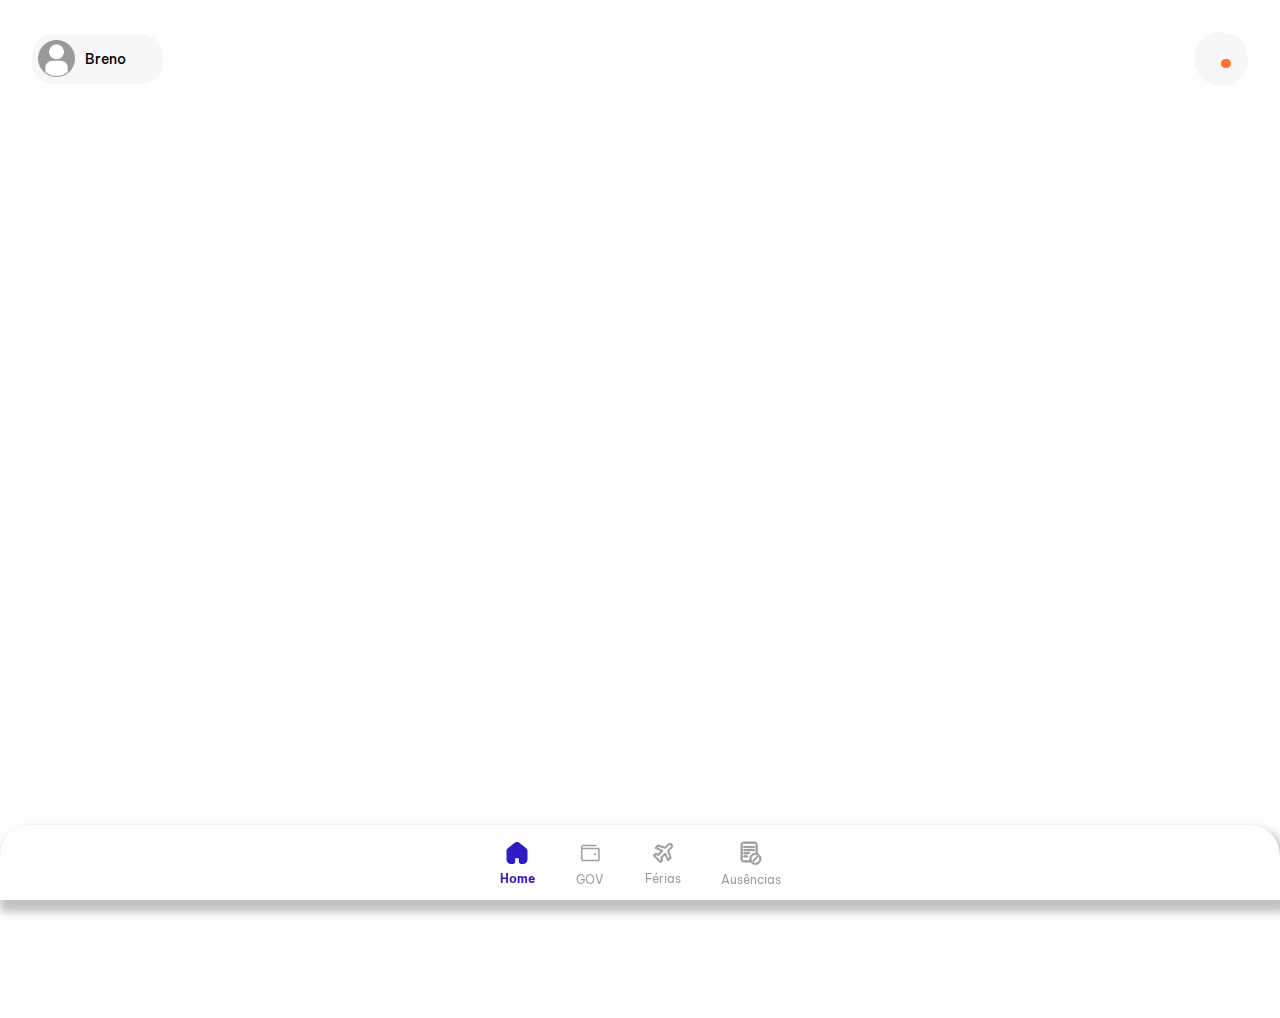
<file: pages/Home/features/relatorios.html>
<!DOCTYPE html>
<html lang="pt-br">

<head>
    <meta charset="UTF-8">
    <meta http-equiv="X-UA-Compatible" content="IE=edge">
    <meta name="viewport" content="width=device-width, initial-scale=1.0">

    <link rel="stylesheet" href="./style.css">

    
  <!--ICONSCOUT-->
  <link rel="stylesheet" href="https://unicons.iconscout.com/release/v4.0.8/css/line.css">
  <!--ICONSCOUT-->

    <title>Relatorio</title>

    <link rel="stylesheet" href="/css/main.css">
</head>

<body>
    <div class="topBar">

        <div class="contentUser">

            <img src="/img/iconDefautlt.jpg" alt="">

            <span>Breno</span>
        </div>

        <div class="contentInfo">
            <i class="uil uil-bell"></i>
        </div>


    </div>


    <div class="container">


        <iframe class="iframe"
            src="https://docs.google.com/spreadsheets/d/e/2PACX-1vTlDnsoYQm41SlNvNZZw8STLnuqSV702Sj6NTEvU790m7Kuy84dH0451sjDYrX-TWPXxicqEUb1l1Zg/pubhtml?gid=0&amp;single=false&amp;widget=true&amp;headers=false&rm=minimal&chrome=false"></iframe>




    </div>


    <div class="bottomBar">

        <nav>
            <ul>
                <li class="itemMenu activeItem">
                    <svg class="svgBottomBar" width="22" height="22" viewBox="0 0 22 22" fill="none"
                        xmlns="http://www.w3.org/2000/svg">
                        <path class="svgItem"
                            d="M8.13478 19.7733V16.7156C8.13478 15.9351 8.77217 15.3023 9.55844 15.3023H12.4326C12.8102 15.3023 13.1723 15.4512 13.4393 15.7163C13.7063 15.9813 13.8563 16.3408 13.8563 16.7156V19.7733C13.8539 20.0978 13.9821 20.4099 14.2124 20.6402C14.4427 20.8705 14.756 21 15.0829 21H17.0438C17.9596 21.0024 18.8388 20.6428 19.4872 20.0008C20.1356 19.3588 20.5 18.487 20.5 17.5778V8.86686C20.5 8.13246 20.1721 7.43584 19.6046 6.96467L12.934 1.67587C11.7737 0.748562 10.1111 0.778502 8.98539 1.74698L2.46701 6.96467C1.87274 7.42195 1.51755 8.12064 1.5 8.86686V17.5689C1.5 19.4639 3.04738 21 4.95617 21H6.87229C7.55123 21 8.103 20.4562 8.10792 19.7822L8.13478 19.7733Z"
                            stroke="#9E9E9E" stroke-width="2" />
                    </svg>
                    <span><a href="/pages/Home/Home.html">Home</a></span>
                </li>

                <li class="itemMenu">
                    <svg width="30" height="24" viewBox="0 0 30 30" fill="none" xmlns="http://www.w3.org/2000/svg">
                        <path class="svgItem"
                            d="M25.3126 8.67188H6.56262C6.25182 8.67188 5.95375 8.54841 5.73398 8.32864C5.51421 8.10887 5.39075 7.8108 5.39075 7.5C5.39075 7.1892 5.51421 6.89113 5.73398 6.67136C5.95375 6.45159 6.25182 6.32812 6.56262 6.32812H22.5001C22.6866 6.32812 22.8654 6.25405 22.9973 6.12218C23.1292 5.99032 23.2032 5.81148 23.2032 5.625C23.2032 5.43852 23.1292 5.25968 22.9973 5.12782C22.8654 4.99595 22.6866 4.92188 22.5001 4.92188H6.56262C5.87886 4.92188 5.2231 5.1935 4.73961 5.67699C4.25612 6.16048 3.9845 6.81624 3.9845 7.5V22.5C3.9845 23.1838 4.25612 23.8395 4.73961 24.323C5.2231 24.8065 5.87886 25.0781 6.56262 25.0781H25.3126C25.7477 25.0781 26.165 24.9053 26.4727 24.5976C26.7804 24.2899 26.9532 23.8726 26.9532 23.4375V10.3125C26.9532 9.87738 26.7804 9.46008 26.4727 9.1524C26.165 8.84473 25.7477 8.67188 25.3126 8.67188ZM25.547 23.4375C25.547 23.4997 25.5223 23.5593 25.4783 23.6032C25.4344 23.6472 25.3748 23.6719 25.3126 23.6719H6.56262C6.25182 23.6719 5.95375 23.5484 5.73398 23.3286C5.51421 23.1089 5.39075 22.8108 5.39075 22.5V9.7957C5.75332 9.9818 6.15508 10.0786 6.56262 10.0781H25.3126C25.3748 10.0781 25.4344 10.1028 25.4783 10.1468C25.5223 10.1907 25.547 10.2503 25.547 10.3125V23.4375ZM22.2657 16.4062C22.2657 16.638 22.197 16.8646 22.0683 17.0573C21.9395 17.25 21.7565 17.4002 21.5423 17.4889C21.3282 17.5776 21.0926 17.6008 20.8653 17.5556C20.6379 17.5104 20.4291 17.3988 20.2652 17.2349C20.1013 17.071 19.9897 16.8622 19.9445 16.6349C19.8993 16.4075 19.9225 16.1719 20.0112 15.9578C20.0999 15.7437 20.2501 15.5606 20.4428 15.4319C20.6355 15.3031 20.8621 15.2344 21.0939 15.2344C21.4047 15.2344 21.7027 15.3578 21.9225 15.5776C22.1423 15.7974 22.2657 16.0954 22.2657 16.4062Z"
                            fill="#9E9E9E" stroke="#9E9E9E" stroke-width="0.5" />
                    </svg>
                    <span><a href="/pages/GovPage/Gov.html">GOV</a></span>
                </li>

                <li class="itemMenu">
                    <svg width="20" height="21" viewBox="0 0 20 21" fill="none" xmlns="http://www.w3.org/2000/svg">
                        <path class="svgItem"
                            d="M20.0009 3.08423C20.0018 2.47445 19.8216 1.87814 19.4832 1.37086C19.1448 0.863579 18.6635 0.468155 18.1002 0.234689C17.5368 0.00122282 16.9169 -0.0597784 16.3189 0.0594144C15.7209 0.178607 15.1717 0.47263 14.7409 0.904229L11.9309 3.71423L5.44092 1.55423C5.26812 1.49992 5.08382 1.49356 4.9077 1.53583C4.73157 1.5781 4.57024 1.66741 4.44092 1.79423L2.06091 4.15423C1.94814 4.26831 1.86447 4.40784 1.81696 4.56105C1.76945 4.71426 1.75949 4.87665 1.78792 5.03452C1.81636 5.19239 1.88236 5.3411 1.98034 5.4681C2.07833 5.5951 2.20543 5.69667 2.35091 5.76423L7.53091 8.11423L4.93091 10.7142L3.22091 9.85423C3.03629 9.75431 2.8249 9.71502 2.6167 9.74194C2.4085 9.76887 2.21405 9.86063 2.06091 10.0042L0.290915 11.8142C0.104664 12.0016 0.00012207 12.255 0.00012207 12.5192C0.00012207 12.7834 0.104664 13.0369 0.290915 13.2242L6.78091 19.7142C6.96828 19.9005 7.22173 20.005 7.48591 20.005C7.7501 20.005 8.00355 19.9005 8.19091 19.7142L10.0009 17.9442C10.151 17.7957 10.2502 17.6035 10.2843 17.3951C10.3185 17.1867 10.2858 16.9729 10.1909 16.7842L9.33091 15.0742L11.9309 12.4742L14.2809 17.6542C14.3485 17.7997 14.45 17.9268 14.577 18.0248C14.704 18.1228 14.8528 18.1888 15.0106 18.2172C15.1685 18.2457 15.3309 18.2357 15.4841 18.1882C15.6373 18.1407 15.7768 18.057 15.8909 17.9442L18.2509 15.5842C18.3777 15.4549 18.467 15.2936 18.5093 15.1174C18.5516 14.9413 18.5452 14.757 18.4909 14.5842L16.3309 8.09423L19.1009 5.26423C19.3881 4.97879 19.6156 4.63903 19.7702 4.26474C19.9247 3.89046 20.0031 3.48915 20.0009 3.08423ZM17.6809 3.85423L14.4409 7.09423C14.3141 7.22355 14.2248 7.38489 14.1825 7.56101C14.1402 7.73714 14.1466 7.92144 14.2009 8.09423L16.3609 14.5742L15.4609 15.4742L13.1109 10.3042C13.0442 10.1574 12.943 10.0289 12.8159 9.92962C12.6888 9.83037 12.5395 9.76333 12.3809 9.73423C12.221 9.70504 12.0563 9.71528 11.9013 9.76407C11.7462 9.81286 11.6053 9.89873 11.4909 10.0142L7.37091 14.1742C7.223 14.322 7.12512 14.5124 7.09104 14.7187C7.05696 14.925 7.08839 15.1367 7.18091 15.3242L8.00091 17.0042L7.44091 17.5642L2.41091 12.5242L3.00091 12.0042L4.71091 12.8642C4.8984 12.9568 5.11018 12.9882 5.31646 12.9541C5.52274 12.92 5.71315 12.8221 5.86092 12.6742L10.0009 8.51423C10.1158 8.40022 10.2013 8.26003 10.2501 8.10569C10.2989 7.95135 10.3095 7.78748 10.2809 7.62814C10.2524 7.46881 10.1856 7.31879 10.0864 7.19095C9.98707 7.06312 9.85823 6.96129 9.71091 6.89423L4.50091 4.54423L5.40092 3.64423L11.8809 5.80423C12.0537 5.85854 12.238 5.8649 12.4141 5.82263C12.5903 5.78036 12.7516 5.69105 12.8809 5.56423L16.1209 2.32423C16.2206 2.22233 16.3396 2.14137 16.4709 2.08609C16.6023 2.03082 16.7434 2.00234 16.8859 2.00234C17.0284 2.00234 17.1695 2.03082 17.3009 2.08609C17.4323 2.14137 17.5513 2.22233 17.6509 2.32423C17.7552 2.42087 17.8377 2.53865 17.8929 2.66971C17.9481 2.80076 17.9747 2.94208 17.9709 3.08423C17.9763 3.22543 17.9535 3.36628 17.9037 3.49851C17.8539 3.63075 17.7781 3.75169 17.6809 3.85423Z"
                            fill="#9E9E9E" />
                    </svg>
                    <span><a href="/pages/Ferias/Ferias.html">Férias</a></span>
                </li>

                <li class="itemMenu">
                    <svg width="22" height="24" viewBox="0 0 22 24" fill="none" xmlns="http://www.w3.org/2000/svg">
                        <path class="svgItem" fill-rule="evenodd" clip-rule="evenodd"
                            d="M2.25012 3.5C2.25012 3.16848 2.38182 2.85054 2.61624 2.61612C2.85066 2.3817 3.1686 2.25 3.50012 2.25H14.7501C15.0816 2.25 15.3996 2.3817 15.634 2.61612C15.8684 2.85054 16.0001 3.16848 16.0001 3.5V12.2844C16.4264 12.3313 16.8458 12.4272 17.2501 12.57V3.5C17.2501 2.83696 16.9867 2.20107 16.5179 1.73223C16.049 1.26339 15.4132 1 14.7501 1H3.50012C2.83708 1 2.2012 1.26339 1.73235 1.73223C1.26351 2.20107 1.00012 2.83696 1.00012 3.5V18.5C1.00012 19.163 1.26351 19.7989 1.73235 20.2678C2.2012 20.7366 2.83708 21 3.50012 21H10.697C10.4367 20.6111 10.2261 20.1912 10.0701 19.75H3.50012C3.1686 19.75 2.85066 19.6183 2.61624 19.3839C2.38182 19.1495 2.25012 18.8315 2.25012 18.5V3.5Z"
                            fill="#9E9E9E" stroke="#9E9E9E" />
                        <path class="svgItem" fill-rule="evenodd" clip-rule="evenodd"
                            d="M3.50012 6C3.50012 5.83424 3.56597 5.67527 3.68318 5.55806C3.80039 5.44085 3.95936 5.375 4.12512 5.375H14.1251C14.2909 5.375 14.4499 5.44085 14.5671 5.55806C14.6843 5.67527 14.7501 5.83424 14.7501 6C14.7501 6.16576 14.6843 6.32473 14.5671 6.44194C14.4499 6.55915 14.2909 6.625 14.1251 6.625H4.12512C3.95936 6.625 3.80039 6.55915 3.68318 6.44194C3.56597 6.32473 3.50012 6.16576 3.50012 6ZM3.50012 9.125C3.50012 8.95924 3.56597 8.80027 3.68318 8.68306C3.80039 8.56585 3.95936 8.5 4.12512 8.5H14.1251C14.2909 8.5 14.4499 8.56585 14.5671 8.68306C14.6843 8.80027 14.7501 8.95924 14.7501 9.125C14.7501 9.29076 14.6843 9.44973 14.5671 9.56694C14.4499 9.68415 14.2909 9.75 14.1251 9.75H4.12512C3.95936 9.75 3.80039 9.68415 3.68318 9.56694C3.56597 9.44973 3.50012 9.29076 3.50012 9.125ZM4.12512 11.625C3.95936 11.625 3.80039 11.6908 3.68318 11.8081C3.56597 11.9253 3.50012 12.0842 3.50012 12.25C3.50012 12.4158 3.56597 12.5747 3.68318 12.6919C3.80039 12.8092 3.95936 12.875 4.12512 12.875H9.12512C9.29088 12.875 9.44985 12.8092 9.56706 12.6919C9.68427 12.5747 9.75012 12.4158 9.75012 12.25C9.75012 12.0842 9.68427 11.9253 9.56706 11.8081C9.44985 11.6908 9.29088 11.625 9.12512 11.625H4.12512ZM3.50012 15.375C3.50012 15.2092 3.56597 15.0503 3.68318 14.9331C3.80039 14.8158 3.95936 14.75 4.12512 14.75H7.25012C7.41588 14.75 7.57485 14.8158 7.69206 14.9331C7.80927 15.0503 7.87512 15.2092 7.87512 15.375C7.87512 15.5408 7.80927 15.6997 7.69206 15.8169C7.57485 15.9342 7.41588 16 7.25012 16H4.12512C3.95936 16 3.80039 15.9342 3.68318 15.8169C3.56597 15.6997 3.50012 15.5408 3.50012 15.375ZM15.3751 22.25C15.9497 22.25 16.5186 22.1368 17.0494 21.917C17.5802 21.6971 18.0625 21.3748 18.4687 20.9686C18.875 20.5623 19.1972 20.08 19.4171 19.5492C19.637 19.0184 19.7501 18.4495 19.7501 17.875C19.7501 17.3005 19.637 16.7316 19.4171 16.2008C19.1972 15.67 18.875 15.1877 18.4687 14.7814C18.0625 14.3752 17.5802 14.0529 17.0494 13.833C16.5186 13.6132 15.9497 13.5 15.3751 13.5C14.2148 13.5 13.102 13.9609 12.2815 14.7814C11.4611 15.6019 11.0001 16.7147 11.0001 17.875C11.0001 19.0353 11.4611 20.1481 12.2815 20.9686C13.102 21.7891 14.2148 22.25 15.3751 22.25ZM15.3751 23.5C16.1138 23.5 16.8453 23.3545 17.5277 23.0718C18.2102 22.7891 18.8303 22.3748 19.3526 21.8525C19.8749 21.3301 20.2893 20.7101 20.5719 20.0276C20.8546 19.3451 21.0001 18.6137 21.0001 17.875C21.0001 17.1363 20.8546 16.4049 20.5719 15.7224C20.2893 15.0399 19.8749 14.4199 19.3526 13.8975C18.8303 13.3752 18.2102 12.9609 17.5277 12.6782C16.8453 12.3955 16.1138 12.25 15.3751 12.25C13.8833 12.25 12.4525 12.8426 11.3976 13.8975C10.3428 14.9524 9.75012 16.3832 9.75012 17.875C9.75012 19.3668 10.3428 20.7976 11.3976 21.8525C12.4525 22.9074 13.8833 23.5 15.3751 23.5Z"
                            fill="#9E9E9E" stroke="#9E9E9E" />
                        <path class="svgItem" fill-rule="evenodd" clip-rule="evenodd"
                            d="M17.8732 15.3925C17.756 15.2753 17.5971 15.2095 17.4314 15.2095C17.2656 15.2095 17.1067 15.2753 16.9895 15.3925L16.4957 15.8862L17.3789 16.7706L17.8732 16.2762C17.9904 16.159 18.0562 16.0001 18.0562 15.8343C18.0562 15.6686 17.9904 15.5097 17.8732 15.3925ZM16.9376 17.2125L16.0539 16.3287L12.8857 19.4968V20.3806H13.7695L16.9376 17.2125Z"
                            fill="#9E9E9E" stroke="#9E9E9E" />
                    </svg>

                    <span><a href="./../Ausencia/Ausencia.html">Ausências</a></span>
                </li>
            </ul>
        </nav>

    </div>




</body>

</html>
</file>
<file: css/main.css>
@import url('https://fonts.googleapis.com/css2?family=Be+Vietnam+Pro:wght@200;300;400;500;600;700;800&family=Urbanist:wght@200;300;400;500;600;700;800&display=swap');

@import url('./topBar.css');
@import url('./bottomBar.css');

body {
    margin: 0;
    padding: 0;
    box-sizing: border-box;
    font-family: 'Be Vietnam Pro';

}

a {
    text-decoration: none;
}

ul,
ol {
    list-style: none;
}

button {
    outline: none;
}

input{
    border: 0;
    outline: 0;
    background-color: none
    ;
}
</file>
<file: css/Login/login.css>
.container {
    height: 100vh;

    display: flex;
    flex-direction: column;

    align-items: center;
    justify-content: center;
}

.formContent {
    display: flex;
    flex-direction: column;
    align-items: center;
    justify-content: center;

    width: calc(100vw - 2rem);
    gap: 2rem;

    margin-top: 2rem;
}

.formContent input {
    background: #F7F7F9;
    border-radius: 14px;

    width: 335px;
    height: 56px;

    padding-left: 1rem;

}

.formContent input::placeholder {
    font-style: normal;
    font-weight: 400;
    font-size: 16px;
    line-height: 14px;
    color: #868696;
    
}




.btnLogin {
    width: 335px;
    height: 56px;
    background: #2D1CC6;
    border-radius: 16px;
    border: none;
}

.btnLogin a {
    color: #fff;
    font-style: normal;
    font-weight: 700;
    font-size: 26px;
}

.lostPassword {
    font-style: normal;
    font-weight: 500;
    font-size: 14px;
    line-height: 16px;
    color: #2D1CC6;
}
</file>
<file: pages/GovPage/css/GovPage.css>
.container{
    padding-bottom: 77px;
}

.icon-GOV {
    text-align: center;
    margin-top: -7vw;
    margin-bottom: -6vw;
}

.iconGOV {
    width:35vw;
}

.icons {
    display: flex;
    justify-content: space-around;
    margin-top: 8vw;
}

.gridIcons {
    text-align: center;
    display: grid;
    text-decoration: underline;
    color: #04488d;
}

.icon {
    width: 33vw;
    margin-bottom: 1vw;
}


.activeItem path{
    fill: #2D1CC6 !important;
    stroke: #2D1CC6 !important;
}
</file>
<file: pages/Home/features/style.css>
body{
    overflow: hidden;
}

.container{
    display: flex;
    flex-direction: column;
    align-items: center;
    justify-content: center;

   
}

.iframe{
    border: none;
    height: 100vh;
    width: 100%;
}
</file>
